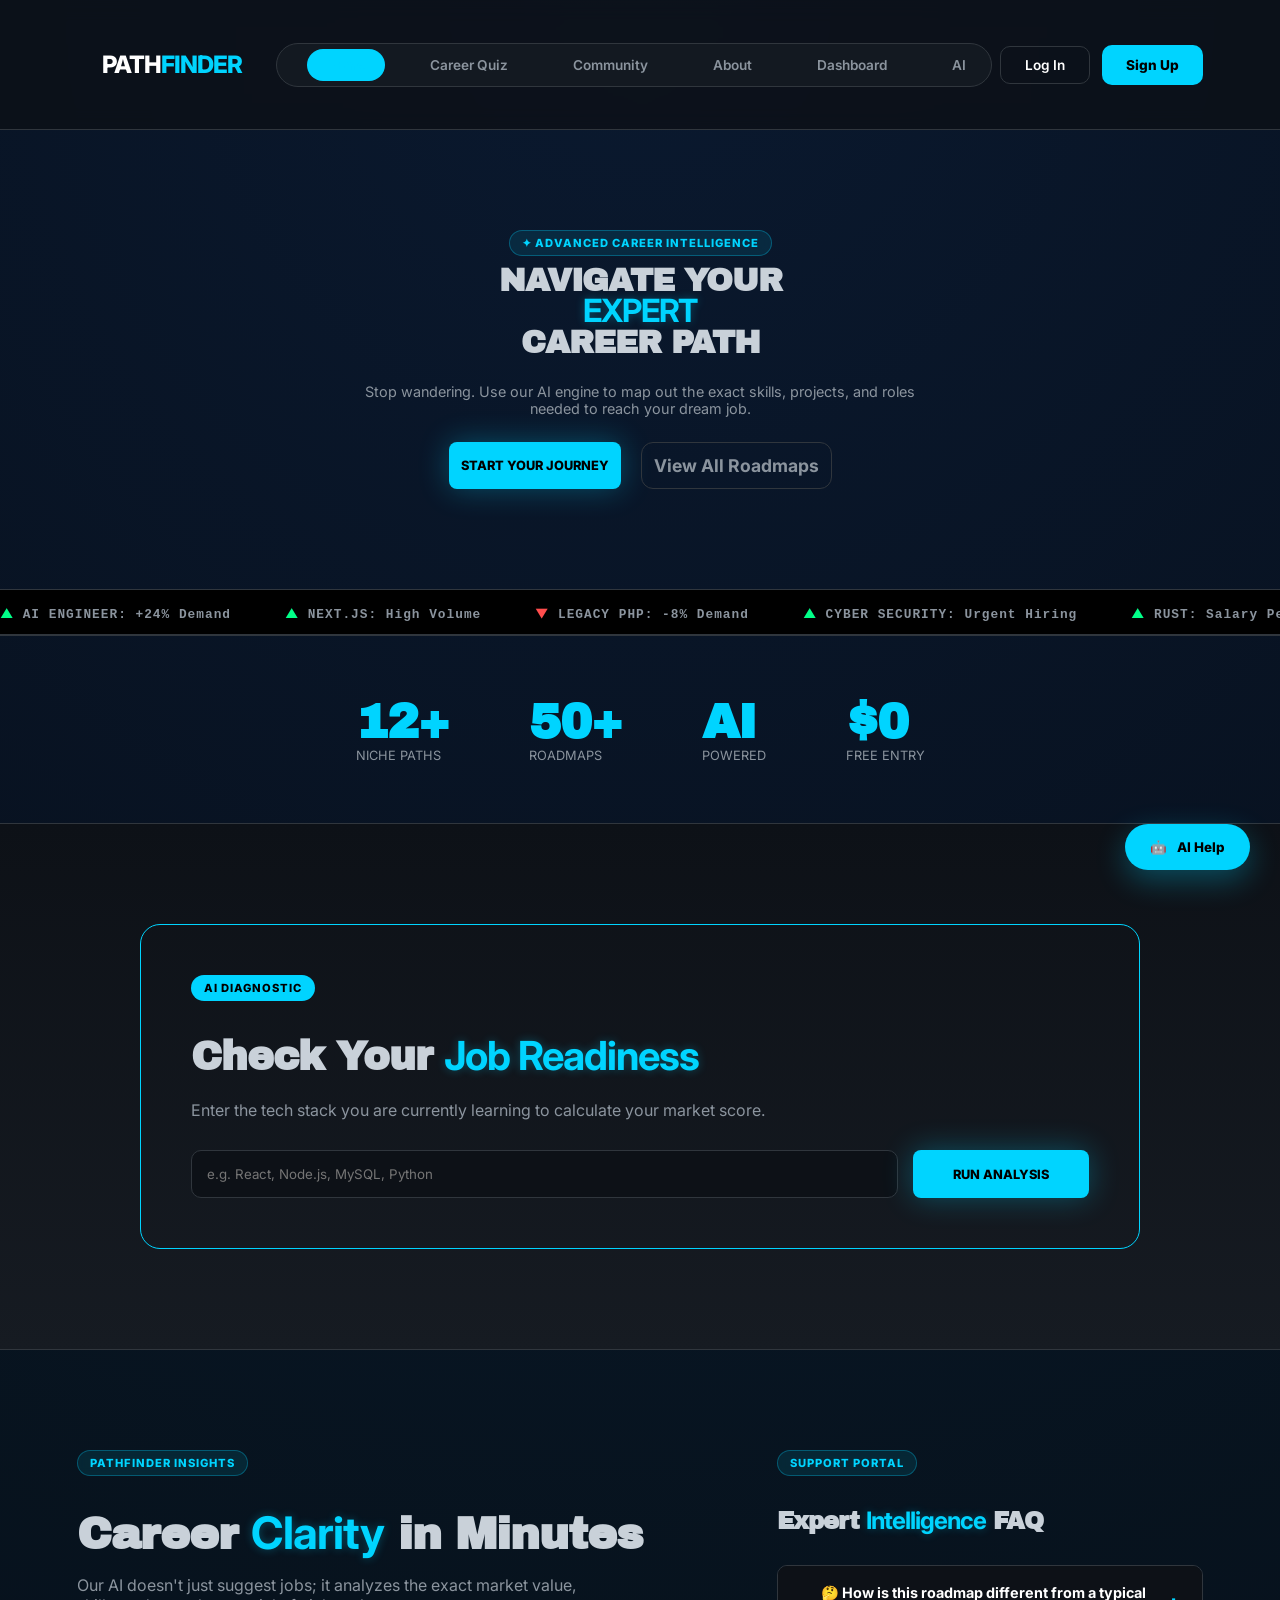
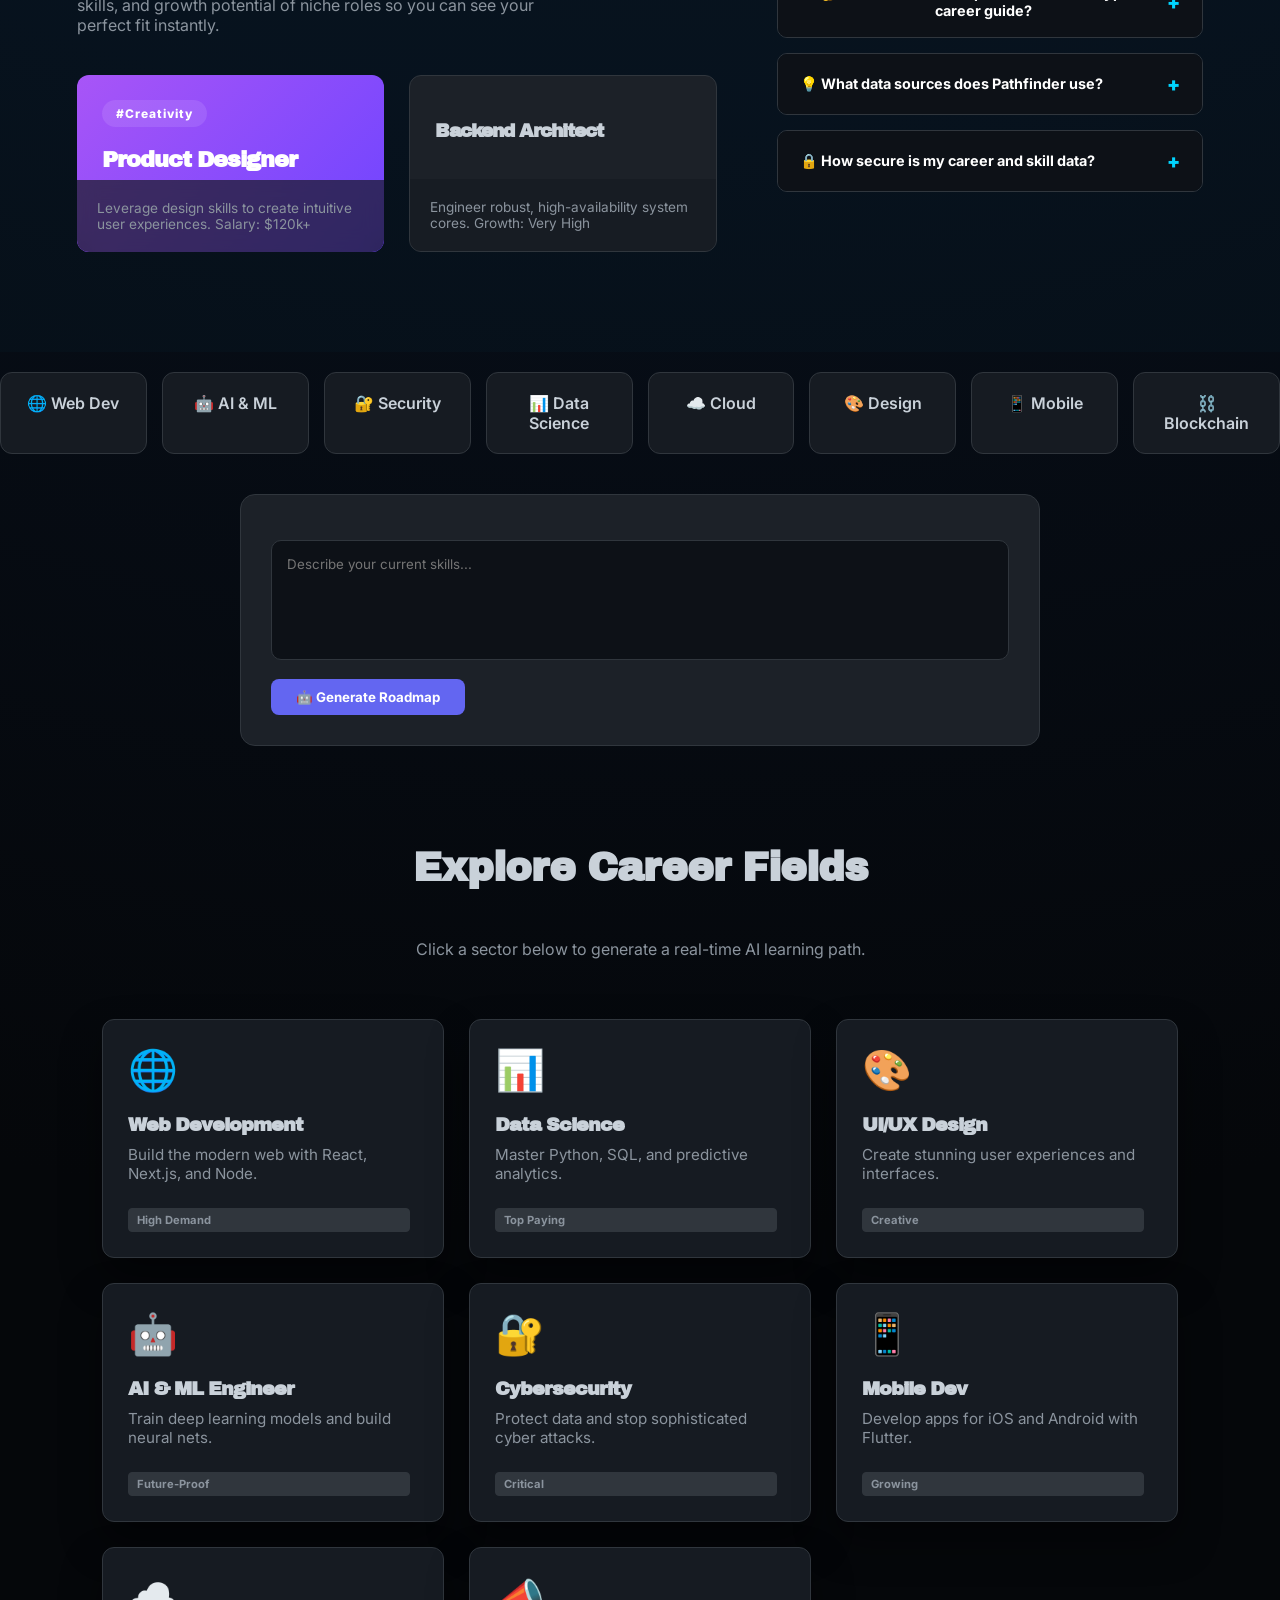
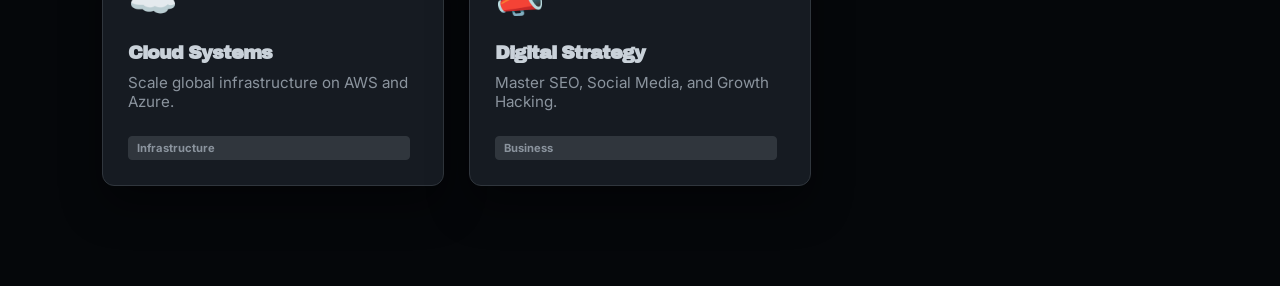
<file: index.html>
<!DOCTYPE html>
<html lang="en">
<head>
    <meta charset="UTF-8">
    <meta name="viewport" content="width=device-width, initial-scale=1.0">
    <title>Pathfinder | AI Career Navigation</title>
    <link rel="stylesheet" href="style.css">
    <link href="https://fonts.googleapis.com/css2?family=Archivo+Black&family=Inter:wght@400;600;800&display=swap" rel="stylesheet">
</head>
<body>

    <header>
        <div class="logo"><a href="index.html" style="text-decoration:none; color:inherit;">PATH<span>FINDER</span></a></div>
        
        <nav>
            <div class="nav-container">
                <a href="index.html" class="nav-link active">Home</a>
                <a href="quiz.html" class="nav-link">Career Quiz</a>
                <a href="community.html" class="nav-link">Community</a>
                <a href="about.html" class="nav-link">About</a>
                <a href="dashboard.html" class="nav-link">Dashboard</a>
                <a href="AI.html" class="nav-link">AI</a>
            </div>
        </nav>

        <div class="header-actions">
            <button class="login-btn" onclick="window.location.href='login.html'">Log In</button>
            <button class="signup-btn" onclick="window.location.href='signup.html'">Sign Up</button>
        </div>
    </header>

    <main>
        <section class="hero">
            <div class="badge">✦ ADVANCED CAREER INTELLIGENCE</div>
            <h1>Navigate Your <br> <span class="cyan-text">Expert</span> <br> Career Path</h1>
            <p class="subtitle">Stop wandering. Use our AI engine to map out the exact skills, projects, and roles needed to reach your dream job.</p>
            
            <div class="hero-btns">
                <button class="cta-button" onclick="window.location.href='login.html'">Start Your Journey</button>
                <button class="secondary-button">View All Roadmaps</button>
            </div>
        </section>
        <div class="terminal-ticker">
    <div class="ticker-wrapper">
        <span class="ticker-item"><span class="trend-up">▲</span> AI ENGINEER: +24% Demand</span>
        <span class="ticker-item"><span class="trend-up">▲</span> NEXT.JS: High Volume</span>
        <span class="ticker-item"><span class="trend-down">▼</span> LEGACY PHP: -8% Demand</span>
        <span class="ticker-item"><span class="trend-up">▲</span> CYBER SECURITY: Urgent Hiring</span>
        <span class="ticker-item"><span class="trend-up">▲</span> RUST: Salary Peak</span>
        <span class="ticker-item"><span class="trend-down">▼</span> MANUAL QA: Shifting to AI-Automation</span>
    </div>
</div>

        <section class="stats">
            <div class="stat-item">
                <h2>12+</h2>
                <p>Niche Paths</p>
            </div>
            <div class="stat-item">
                <h2>50+</h2>
                <p>Roadmaps</p>
            </div>
            <div class="stat-item">
                <h2>AI</h2>
                <p>Powered</p>
            </div>
            <div class="stat-item">
                <h2>$0</h2>
                <p>Free Entry</p>
            </div>
        </section>
        <div id="aiChatbot" class="chatbot-container" style="display:none;">
    <div class="chatbot-header">
        <div style="display: flex; align-items: center; gap: 10px;">
            <div class="status-dot"></div>
            <span>Pathfinder AI Assistant</span>
        </div>
        <button onclick="toggleChat()" style="background:none; border:none; color:white; cursor:pointer; font-size: 1.2rem;">✕</button>
    </div>
    <div id="chatMessages" class="chat-messages">
        <div class="message ai">Hello! I'm the Pathfinder AI. Ready to architect your career? What domain are we exploring today?</div>
    </div>
    <div class="chat-input-area">
        <input type="text" id="userInput" placeholder="Ask about roadmaps, skills, or salary..." onkeypress="handleKeyPress(event)">
        <button onclick="sendMessage()" class="send-btn">🚀</button>
    </div>
</div>

<button class="chatbot-toggle" onclick="toggleChat()">
    <span class="bot-icon">🤖</span>
    <span class="toggle-text">AI Help</span>
</button>
<section class="readiness-section" style="padding: 100px 6%; background: linear-gradient(180deg, #0d1117 0%, #161b22 100%);">
    <div style="max-width: 1000px; margin: 0 auto; border: 1px solid var(--cyan); border-radius: 20px; padding: 50px; position: relative; overflow: hidden;">
        <div class="badge" style="background: var(--cyan); color: #000;">AI DIAGNOSTIC</div>
        <h2 style="font-size: 2.5rem; margin: 20px 0;">Check Your <span class="cyan-text">Job Readiness</span></h2>
        <p style="color: var(--text-dim); margin-bottom: 30px;">Enter the tech stack you are currently learning to calculate your market score.</p>
        
        <div style="display: flex; gap: 15px; flex-wrap: wrap;">
            <input type="text" id="readinessInput" placeholder="e.g. React, Node.js, MySQL, Python" style="flex: 1; min-width: 300px; padding: 15px; border-radius: 10px; border: 1px solid var(--border); background: #0d1117; color: white;">
            <button onclick="calculateReadiness()" class="cta-button" style="padding: 0 40px;">RUN ANALYSIS</button>
        </div>

        <div id="readinessResult" style="display: none; margin-top: 40px; padding-top: 30px; border-top: 1px solid var(--border);">
            <div style="display: flex; justify-content: space-between; align-items: center; margin-bottom: 10px;">
                <span style="font-weight: 800; letter-spacing: 1px;">MARKET FIT SCORE</span>
                <span id="scorePercent" style="color: var(--cyan); font-weight: 900; font-size: 1.5rem;">0%</span>
            </div>
            <div style="height: 10px; width: 100%; background: #333; border-radius: 5px;">
                <div id="scoreBar" style="height: 100%; width: 0%; background: var(--cyan); transition: 1s ease-out; border-radius: 5px;"></div>
            </div>
            <p id="readinessFeedback" style="margin-top: 20px; color: var(--text-dim); font-style: italic;"></p>
        </div>
    </div>
</section>

<section class="clarity-faq-hub" style="padding: 100px 6%; background: rgba(0,212,255,0.02); border-top: 1px solid var(--border); display: grid; grid-template-columns: 1.5fr 1fr; gap: 60px; align-items: start;">
    
    <div class="clarity-column">
        <div class="badge">PATHFINDER INSIGHTS</div>
        <h2 style="font-size: 2.8rem; margin: 20px 0 15px;">Career <span class="cyan-text">Clarity</span> in Minutes</h2>
        <p style="color: var(--text-dim); margin-bottom: 40px; max-width: 500px;">Our AI doesn't just suggest jobs; it analyzes the exact market value, skills, and growth potential of niche roles so you can see your perfect fit instantly.</p>
        
        <div class="clarity-grid" style="display: grid; grid-template-columns: 1fr 1fr; gap: 25px;">
            <div class="clarity-card" style="border-radius: 12px; overflow: hidden; position: relative;">
                <div style="background: linear-gradient(135deg, #a855f7, #6e44ff); padding: 25px 25px 80px;">
                    <div class="tag-badge" style="background: rgba(255,255,255,0.1); color: white;">#Creativity</div>
                    <h3 style="color: white; font-size: 1.4rem; margin-top: 20px;">Product Designer</h3>
                </div>
                <div style="padding: 20px; background: rgba(22,27,34,0.7); backdrop-filter: blur(10px); position: absolute; bottom: 0; width: 100%;">
                    <p style="color: var(--text-dim); font-size: 0.85rem;">Leverage design skills to create intuitive user experiences. Salary: $120k+</p>
                </div>
            </div>
            <div class="clarity-card" style="border-radius: 12px; overflow: hidden; position: relative; background: #1c2128; border: 1px solid var(--border);">
                 <div style="padding: 25px 25px 80px;">
                    <h3 style="margin-top: 20px;">Backend Architect</h3>
                 </div>
                <div style="padding: 20px; background: rgba(22,27,34,0.7); position: absolute; bottom: 0; width: 100%;">
                    <p style="color: var(--text-dim); font-size: 0.85rem;">Engineer robust, high-availability system cores. Growth: Very High</p>
                </div>
            </div>
        </div>
    </div>

    <div class="faq-column">
        <div class="badge">SUPPORT PORTAL</div>
        <h2 style="margin: 20px 0;">Expert <span class="cyan-text">Intelligence</span> FAQ</h2>
        
        <div class="accordion">
            <div class="accordion-item">
                <button class="accordion-header">
                    <span>🤔 How is this roadmap different from a typical career guide?</span>
                    <span class="icon">+</span>
                </button>
                <div class="accordion-content">
                    <p>Our Neural Engine analyzes live market data, demand, and skill dependencies. It doesn't just list jobs; it builds a sequential learning path optimized for job readiness in 2026.</p>
                </div>
            </div>
            <div class="accordion-item">
                <button class="accordion-header">
                    <span>💡 What data sources does Pathfinder use?</span>
                    <span class="icon">+</span>
                </button>
                <div class="accordion-content">
                    <p>We connect to millions of anonymized job postings, open-source technology repositories, salary reports, and skill adjacency maps to ensure our insights are statistically sound and real-time.</p>
                </div>
            </div>
            <div class="accordion-item">
                <button class="accordion-header">
                    <span>🔒 How secure is my career and skill data?</span>
                    <span class="icon">+</span>
                </button>
                <div class="accordion-content">
                    <p>We prioritize security. Your specific choices and diagnostic inputs are siloed in your local environment and only transmitted securely to the backend when you actively choose to generate or save a roadmap.</p>
                </div>
            </div>
        </div>
    </div>
</section>
<div class="domain-grid">
    <div class="domain-card" onclick="selectDomain('Web Dev')">🌐 Web Dev</div>
    <div class="domain-card" onclick="selectDomain('AI & ML')">🤖 AI & ML</div>
    <div class="domain-card" onclick="selectDomain('Security')">🔐 Security</div>
    <div class="domain-card" onclick="selectDomain('Data Science')">📊 Data Science</div>
    <div class="domain-card" onclick="selectDomain('Cloud')">☁️ Cloud</div>
    <div class="domain-card" onclick="selectDomain('Design')">🎨 Design</div>
    <div class="domain-card" onclick="selectDomain('Mobile')">📱 Mobile</div>
    <div class="domain-card" onclick="selectDomain('Blockchain')">⛓️ Blockchain</div>
</div>

<div class="generator-box">
    <textarea id="userSkillInput" placeholder="Describe your current skills..."></textarea>
    <button class="purple-gen-btn" onclick="generateSpecificRoadmap()">🤖 Generate Roadmap</button>
</div>

<div id="roadmapResult" class="roadmap-container" style="display: none;">
    <div class="result-header">
        <h2 id="resTitle"></h2>
        <div class="demand-meter">
            <span>Market Demand:</span>
            <div class="meter-bar"><div id="meterFill"></div></div>
        </div>
    </div>
    <div id="resBody" class="roadmap-steps"></div>
</div>



        <section class="explore">
            <h2 class="section-title">Explore Career Fields</h2>
            <p class="section-desc">Click a sector below to generate a real-time AI learning path.</p>
            
            <div class="grid">
                <div class="card">
                    <div class="icon">🌐</div>
                    <h3>Web Development</h3>
                    <p>Build the modern web with React, Next.js, and Node.</p>
                    <span class="tag">High Demand</span>
                </div>
                <div class="card">
                    <div class="icon">📊</div>
                    <h3>Data Science</h3>
                    <p>Master Python, SQL, and predictive analytics.</p>
                    <span class="tag">Top Paying</span>
                </div>
                <div class="card">
                    <div class="icon">🎨</div>
                    <h3>UI/UX Design</h3>
                    <p>Create stunning user experiences and interfaces.</p>
                    <span class="tag">Creative</span>
                </div>
                <div class="card">
                    <div class="icon">🤖</div>
                    <h3>AI & ML Engineer</h3>
                    <p>Train deep learning models and build neural nets.</p>
                    <span class="tag">Future-Proof</span>
                </div>
                <div class="card">
                    <div class="icon">🔐</div>
                    <h3>Cybersecurity</h3>
                    <p>Protect data and stop sophisticated cyber attacks.</p>
                    <span class="tag">Critical</span>
                </div>
                <div class="card">
                    <div class="icon">📱</div>
                    <h3>Mobile Dev</h3>
                    <p>Develop apps for iOS and Android with Flutter.</p>
                    <span class="tag">Growing</span>
                </div>
                <div class="card">
                    <div class="icon">☁️</div>
                    <h3>Cloud Systems</h3>
                    <p>Scale global infrastructure on AWS and Azure.</p>
                    <span class="tag">Infrastructure</span>
                </div>
                <div class="card">
                    <div class="icon">📣</div>
                    <h3>Digital Strategy</h3>
                    <p>Master SEO, Social Media, and Growth Hacking.</p>
                    <span class="tag">Business</span>
                </div>
            </div>
        </section>
    </main>


    <script type="module" src="script.js"></script>



</body>
</html>
</file>
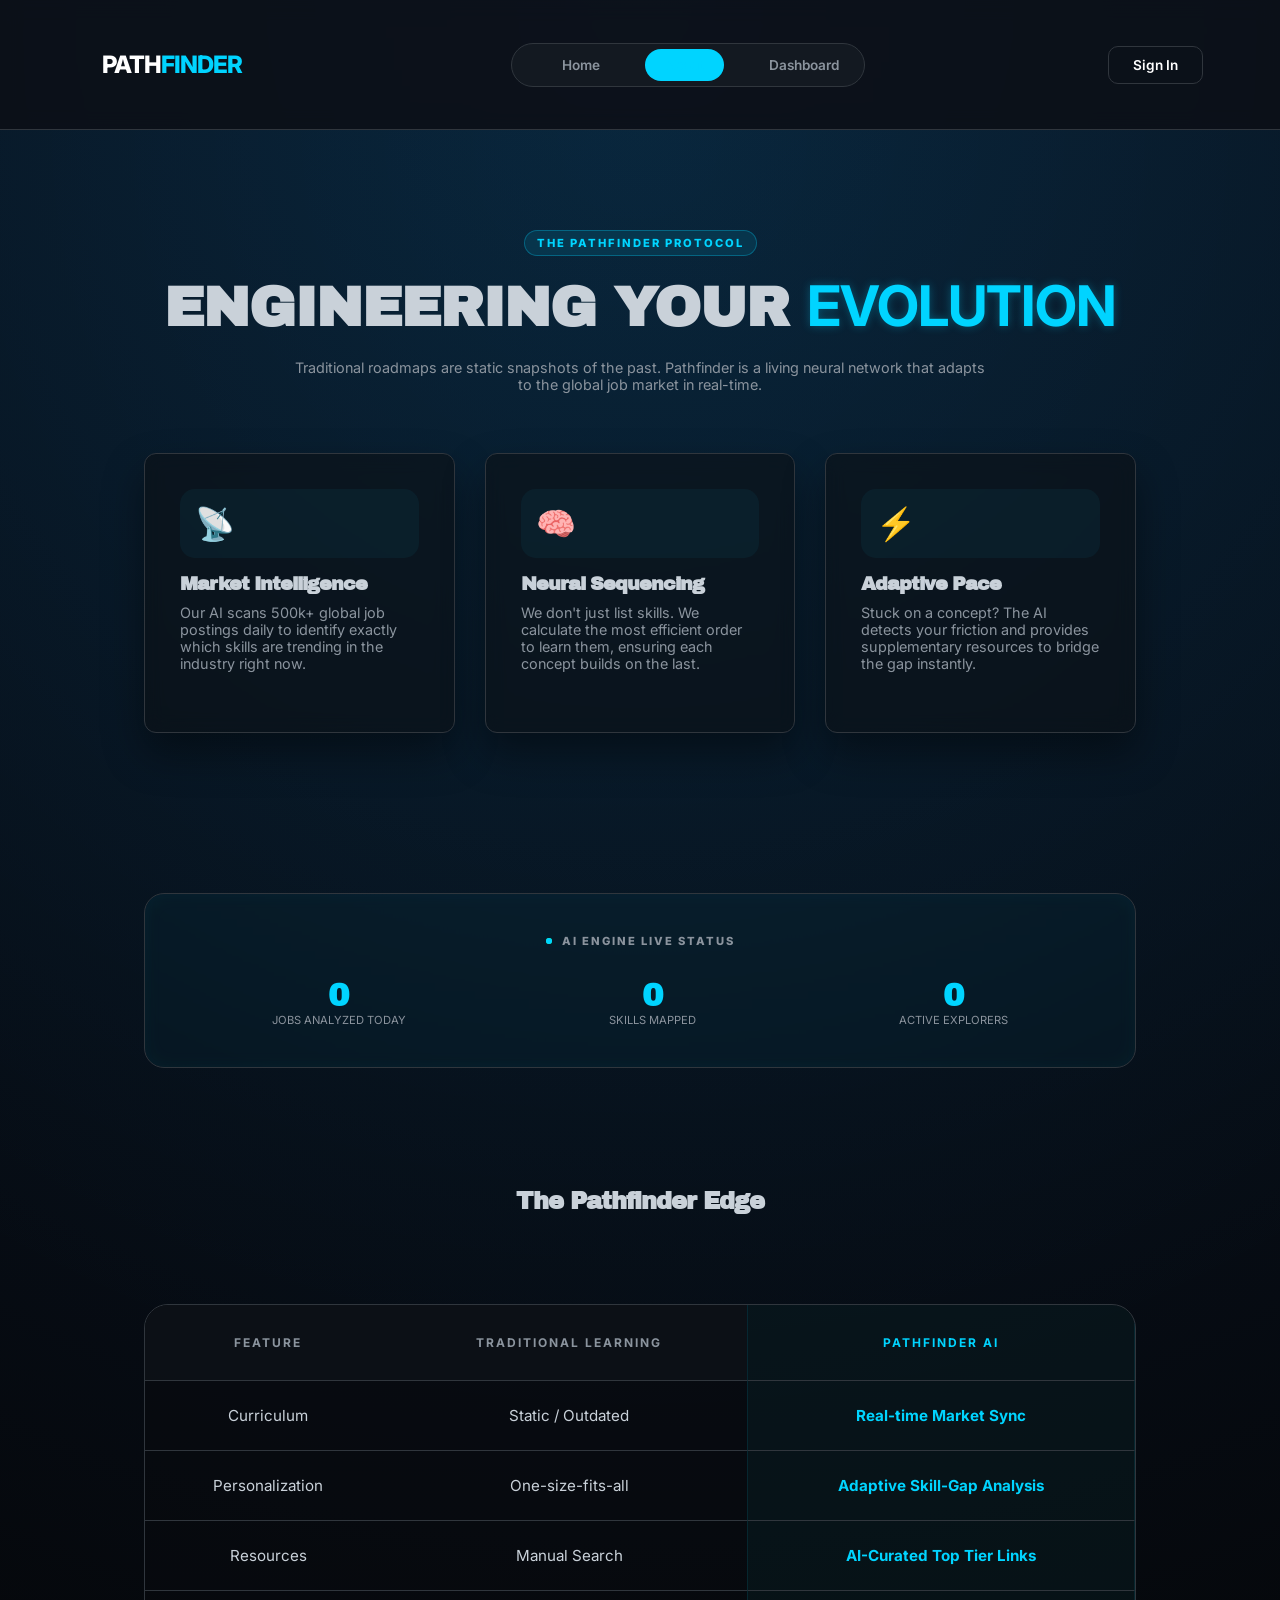
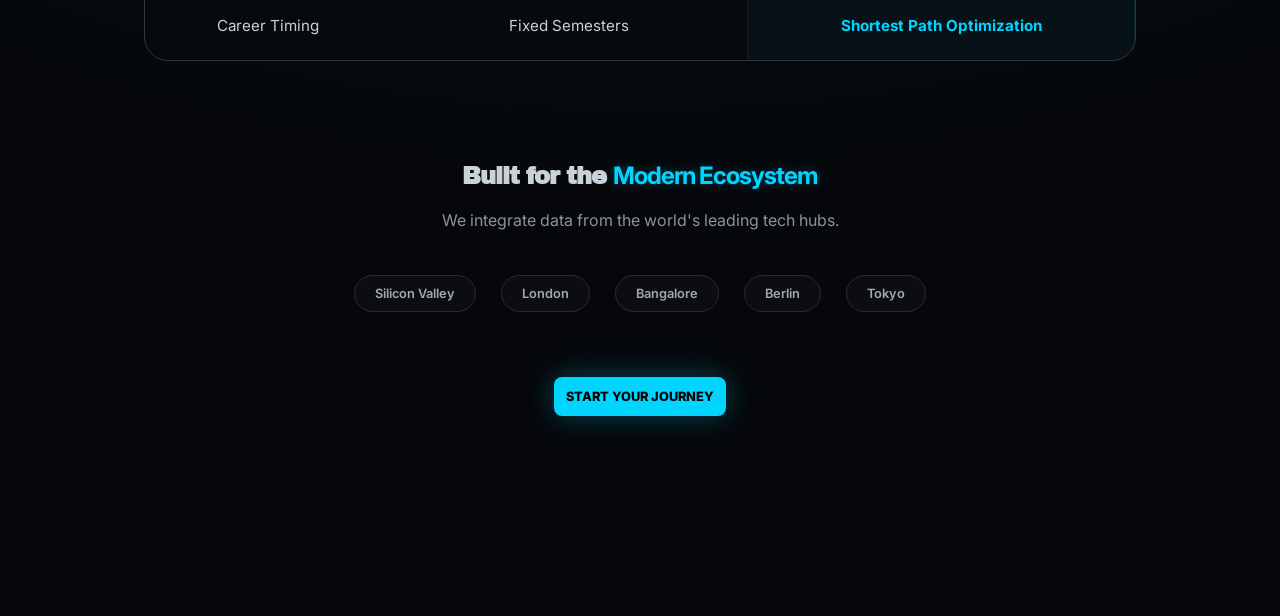
<file: about.html>
<!DOCTYPE html>
<html lang="en">
<head>
    <meta charset="UTF-8">
    <meta name="viewport" content="width=device-width, initial-scale=1.0">
    <title>Pathfinder | Our Mission</title>
    <link rel="stylesheet" href="style.css">
    <link href="https://fonts.googleapis.com/css2?family=Archivo+Black&family=Inter:wght@400;600;800&display=swap" rel="stylesheet">
</head>
<body>

    <header>
        <div class="logo"><a href="index.html" style="text-decoration:none; color:inherit;">PATH<span>FINDER</span></a></div>
        <nav class="nav-container">
            <a href="index.html" class="nav-link">Home</a>
            <a href="about.html" class="nav-link active">About</a>
            <a href="dashboard.html" class="nav-link">Dashboard</a>
        </nav>
        <button class="login-btn" onclick="window.location.href='login.html'">Sign In</button>
    </header>

    <main class="hero about-hero" style="padding-top: 100px; text-align: center;">
        <div class="badge" style="letter-spacing: 2px; font-size: 0.7rem; font-weight: 800; color: var(--cyan); margin-bottom: 20px;">THE PATHFINDER PROTOCOL</div>
        <h1 style="font-size: 3.5rem; line-height: 1.1; margin-bottom: 20px;">Engineering Your <span class="cyan-text">Evolution</span></h1>
        <p class="subtitle" style="max-width: 700px; margin: 0 auto 60px; color: var(--text-dim);">Traditional roadmaps are static snapshots of the past. Pathfinder is a living neural network that adapts to the global job market in real-time.</p>
        
        <div class="about-grid" style="display: grid; grid-template-columns: repeat(auto-fit, minmax(300px, 1fr)); gap: 30px; padding: 0 10%;">
            <div class="card">
                <div class="icon" style="font-size: 2rem; margin-bottom: 15px;">📡</div>
                <h3>Market Intelligence</h3>
                <p style="color: var(--text-dim); font-size: 0.9rem;">Our AI scans 500k+ global job postings daily to identify exactly which skills are trending in the industry right now.</p>
            </div>
            <div class="card">
                <div class="icon" style="font-size: 2rem; margin-bottom: 15px;">🧠</div>
                <h3>Neural Sequencing</h3>
                <p style="color: var(--text-dim); font-size: 0.9rem;">We don't just list skills. We calculate the most efficient order to learn them, ensuring each concept builds on the last.</p>
            </div>
            <div class="card">
                <div class="icon" style="font-size: 2rem; margin-bottom: 15px;">⚡</div>
                <h3>Adaptive Pace</h3>
                <p style="color: var(--text-dim); font-size: 0.9rem;">Stuck on a concept? The AI detects your friction and provides supplementary resources to bridge the gap instantly.</p>
            </div>
        </div>

        <section class="live-status" style="padding: 80px 10%;">
            <div class="status-container" style="background: rgba(0, 212, 255, 0.03); border: 1px solid var(--border); border-radius: 20px; padding: 40px; backdrop-filter: blur(5px);">
                <div class="status-header" style="display: flex; align-items: center; justify-content: center; gap: 10px; margin-bottom: 30px;">
                    <span class="pulse-icon"></span>
                    <span style="font-size: 0.7rem; font-weight: 800; letter-spacing: 2px; color: var(--text-dim);">AI ENGINE LIVE STATUS</span>
                </div>
                <div class="status-stats" style="display: flex; justify-content: space-around; flex-wrap: wrap; gap: 30px;">
                    <div class="stat">
                        <h4 id="jobsAnalyzed" style="font-family: 'Archivo Black'; font-size: 2rem; color: var(--cyan);">0</h4>
                        <p style="font-size: 0.7rem; color: var(--text-dim); text-transform: uppercase;">Jobs Analyzed Today</p>
                    </div>
                    <div class="stat">
                        <h4 id="skillsMapped" style="font-family: 'Archivo Black'; font-size: 2rem; color: var(--cyan);">0</h4>
                        <p style="font-size: 0.7rem; color: var(--text-dim); text-transform: uppercase;">Skills Mapped</p>
                    </div>
                    <div class="stat">
                        <h4 id="usersActive" style="font-family: 'Archivo Black'; font-size: 2rem; color: var(--cyan);">0</h4>
                        <p style="font-size: 0.7rem; color: var(--text-dim); text-transform: uppercase;">Active Explorers</p>
                    </div>
                </div>
            </div>
        </section>

        <section class="comparison-section" style="padding: 40px 10% 100px;">
            <h2 style="margin-bottom: 40px;">The Pathfinder Edge</h2>
            <div style="overflow-x: auto;">
                <table class="comparison-table">
                    <thead>
                        <tr>
                            <th>Feature</th>
                            <th>Traditional Learning</th>
                            <th class="highlight">Pathfinder AI</th>
                        </tr>
                    </thead>
                    <tbody>
                        <tr>
                            <td>Curriculum</td>
                            <td>Static / Outdated</td>
                            <td class="highlight">Real-time Market Sync</td>
                        </tr>
                        <tr>
                            <td>Personalization</td>
                            <td>One-size-fits-all</td>
                            <td class="highlight">Adaptive Skill-Gap Analysis</td>
                        </tr>
                        <tr>
                            <td>Resources</td>
                            <td>Manual Search</td>
                            <td class="highlight">AI-Curated Top Tier Links</td>
                        </tr>
                        <tr>
                            <td>Career Timing</td>
                            <td>Fixed Semesters</td>
                            <td class="highlight">Shortest Path Optimization</td>
                        </tr>
                    </tbody>
                </table>
            </div>
        </section>

        <section class="ecosystem" style="padding-bottom: 100px;">
            <h2 style="margin-bottom: 20px;">Built for the <span class="cyan-text">Modern Ecosystem</span></h2>
            <p style="color: var(--text-dim); margin-bottom: 40px;">We integrate data from the world's leading tech hubs.</p>
            <div class="logo-cloud">
                <span class="tech-tag" style="padding: 10px 20px; background: var(--glass); border: 1px solid var(--border); border-radius: 50px; margin: 5px; display: inline-block; font-size: 0.8rem; font-weight: 600;">Silicon Valley</span>
                <span class="tech-tag" style="padding: 10px 20px; background: var(--glass); border: 1px solid var(--border); border-radius: 50px; margin: 5px; display: inline-block; font-size: 0.8rem; font-weight: 600;">London</span>
                <span class="tech-tag" style="padding: 10px 20px; background: var(--glass); border: 1px solid var(--border); border-radius: 50px; margin: 5px; display: inline-block; font-size: 0.8rem; font-weight: 600;">Bangalore</span>
                <span class="tech-tag" style="padding: 10px 20px; background: var(--glass); border: 1px solid var(--border); border-radius: 50px; margin: 5px; display: inline-block; font-size: 0.8rem; font-weight: 600;">Berlin</span>
                <span class="tech-tag" style="padding: 10px 20px; background: var(--glass); border: 1px solid var(--border); border-radius: 50px; margin: 5px; display: inline-block; font-size: 0.8rem; font-weight: 600;">Tokyo</span>
            </div>
            <button class="cta-button" style="margin-top: 60px;" onclick="window.location.href='signup.html'">Start Your Journey</button>
        </section>
    </main>

    <script src="script.js"></script>
</body>
</html>
</file>
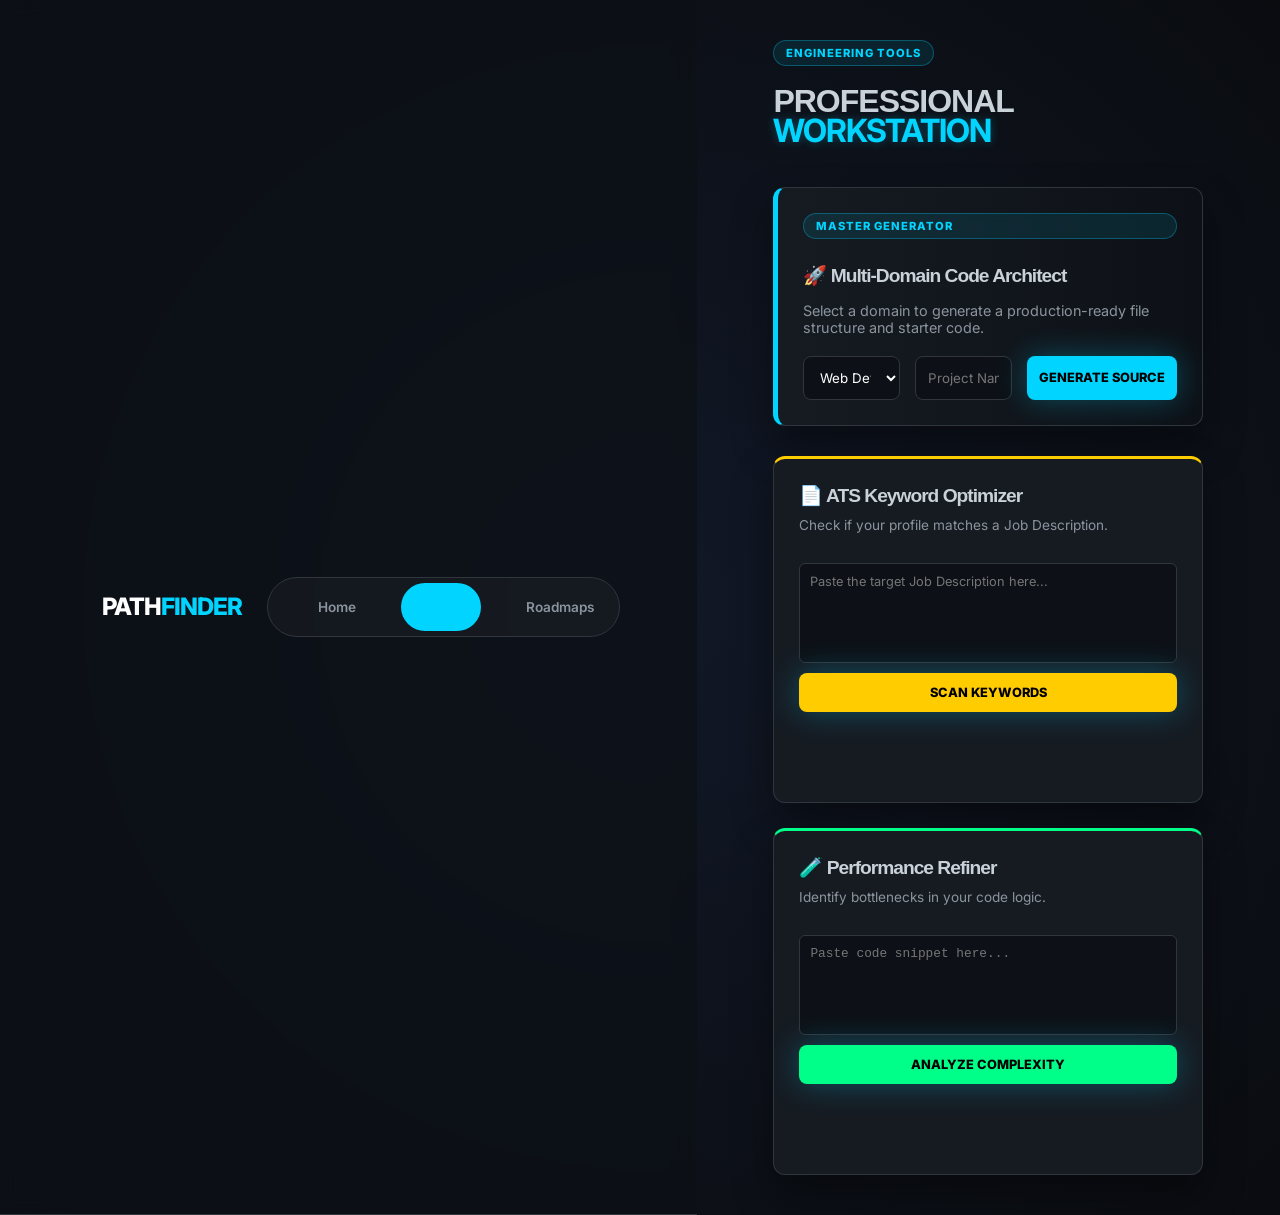
<file: AI.html>
<!DOCTYPE html>
<html lang="en">
<head>
    <meta charset="UTF-8">
    <meta name="viewport" content="width=device-width, initial-scale=1.0">
    <title>Pathfinder | AI Developer Suite</title>
    <link rel="stylesheet" href="style.css">
    <link href="https://fonts.googleapis.com/css2?family=Inter:wght@400;600;800&display=swap" rel="stylesheet">
</head>
<body class="dashboard-body">

    <header>
        <div class="logo"><a href="index.html" style="text-decoration:none; color:inherit;">PATH<span>FINDER</span></a></div>
        <nav class="nav-container">
            <a href="index.html" class="nav-link">Home</a>
            <a href="ai.html" class="nav-link active">Utility Hub</a>
            <a href="quiz.html" class="nav-link">Roadmaps</a>
        </nav>
    </header>

    <main style="padding: 40px 6%;">
        <div class="badge">ENGINEERING TOOLS</div>
        <h1 style="margin: 10px 0 40px;">Professional <span class="cyan-text">Workstation</span></h1>
        <section class="card" style="margin-bottom: 30px; border-left: 5px solid var(--cyan); background: linear-gradient(90deg, #161b22, #0d1117);">
    <div class="badge">MASTER GENERATOR</div>
    <h3 style="margin: 15px 0;">🚀 Multi-Domain Code Architect</h3>
    <p style="color: var(--text-dim); font-size: 0.9rem; margin-bottom: 20px;">Select a domain to generate a production-ready file structure and starter code.</p>
    
    <div style="display: grid; grid-template-columns: 1fr 1fr auto; gap: 15px;">
        <select id="domainSelect" style="padding: 12px; background: #0d1117; color: white; border: 1px solid var(--border); border-radius: 8px;">
            <option value="web">Web Development (Frontend)</option>
            <option value="backend">Backend Systems (Node/Python)</option>
            <option value="aiml">AI & Machine Learning</option>
            <option value="data">Data Science & Analytics</option>
            <option value="mobile">Mobile App Dev (React Native)</option>
            <option value="cyber">Cybersecurity (Scripts)</option>
            <option value="cloud">Cloud Infrastructure (Terraform)</option>
            <option value="game">Game Development (C#)</option>
        </select>
        <input type="text" id="projectTitle" placeholder="Project Name (e.g. My-AI-App)" style="margin-bottom: 0;">
        <button onclick="generateDomainCode()" class="cta-button">GENERATE SOURCE</button>
    </div>

    <div id="codeGeneratorOutput" style="margin-top: 25px; display: none;">
        <div style="background: #000; padding: 20px; border-radius: 8px; border: 1px solid #333;">
            <pre id="codeDisplay" style="color: #00ff88; font-family: monospace; font-size: 0.85rem; overflow-x: auto; white-space: pre-wrap;"></pre>
        </div>
    </div>
</section>

        <div class="ai-grid" style="display: grid; grid-template-columns: repeat(auto-fit, minmax(400px, 1fr)); gap: 25px;">
            
            

            <section class="card" style="padding: 25px; border-top: 3px solid #ffcc00;">
                <h3>📄 ATS Keyword Optimizer</h3>
                <p style="font-size: 0.85rem; color: var(--text-dim); margin-bottom: 15px;">Check if your profile matches a Job Description.</p>
                <textarea id="jobDesc" placeholder="Paste the target Job Description here..." style="width: 100%; height: 100px; background: #0d1117; border: 1px solid var(--border); color: white; padding: 10px; border-radius: 6px; margin-bottom: 10px; font-size: 0.8rem;"></textarea>
                <button onclick="checkATS()" class="cta-button" style="width: 100%; background: #ffcc00; color: #000;">SCAN KEYWORDS</button>
                <div id="atsOutput" style="margin-top: 15px;"></div>
            </section>

            <section class="card" style="padding: 25px; border-top: 3px solid #00ff88;">
                <h3>🧪 Performance Refiner</h3>
                <p style="font-size: 0.85rem; color: var(--text-dim); margin-bottom: 15px;">Identify bottlenecks in your code logic.</p>
                <textarea id="codeInput" placeholder="Paste code snippet here..." style="width: 100%; height: 100px; background: #0d1117; border: 1px solid var(--border); color: white; padding: 10px; border-radius: 6px; margin-bottom: 10px; font-family: monospace; font-size: 0.8rem;"></textarea>
                <button onclick="refineLogic()" class="cta-button" style="width: 100%; background: #00ff88; color: #000;">ANALYZE COMPLEXITY</button>
                <div id="logicOutput" style="margin-top: 15px;"></div>
            </section>

        </div>
    </main>

    <script src="script.js"></script>
</body>
</html>
</file>
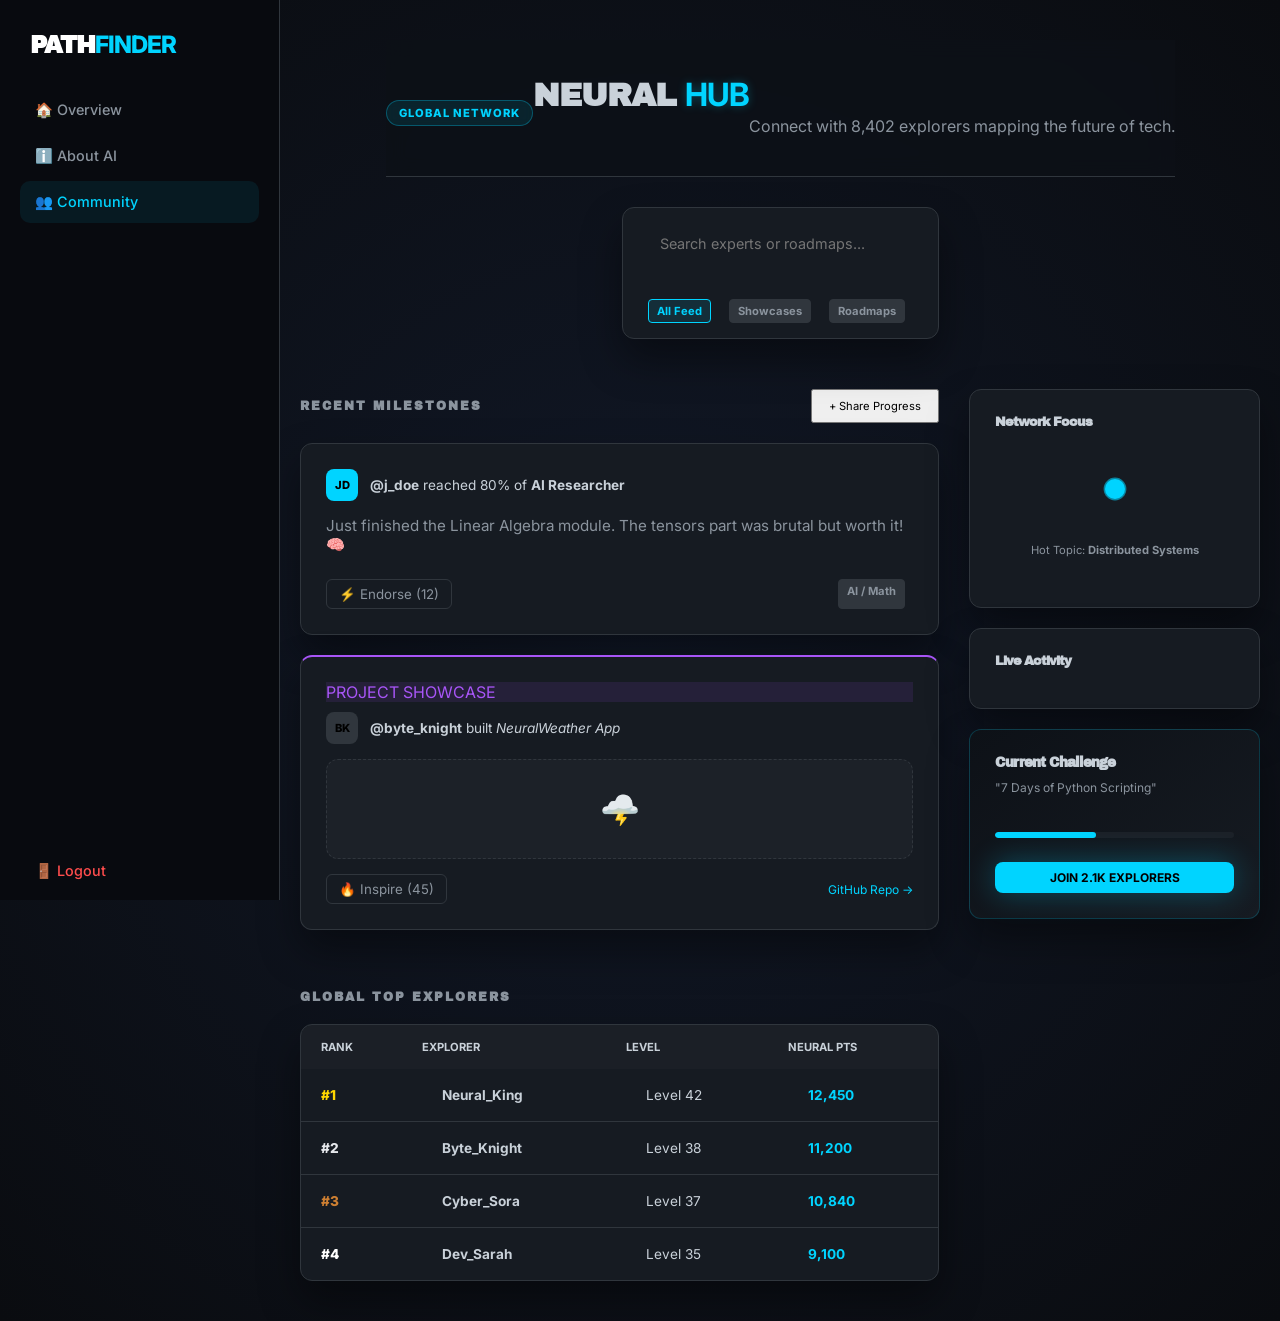
<file: community.html>
<!DOCTYPE html>
<html lang="en">
<head>
    <meta charset="UTF-8">
    <meta name="viewport" content="width=device-width, initial-scale=1.0">
    <title>Pathfinder | Community Network</title>
    <link rel="stylesheet" href="style.css">
    <link href="https://fonts.googleapis.com/css2?family=Archivo+Black&family=Inter:wght@400;600;800&display=swap" rel="stylesheet">
</head>
<body class="dashboard-body">

    <aside class="sidebar">
        <div class="logo" style="padding: 30px;">PATH<span>FINDER</span></div>
        <nav class="sidebar-nav" style="padding: 0 20px;">
            <a href="dashboard.html" class="nav-item">🏠 Overview</a>
            <a href="about.html" class="nav-item">ℹ️ About AI</a>
            <a href="community.html" class="nav-item active">👥 Community</a>
            <div style="margin-top: auto; padding-bottom: 20px;">
                <a href="index.html" class="nav-item logout" style="color: #ff4d4d;">🚪 Logout</a>
            </div>
        </nav>
    </aside>

    <main class="main-content">
        <header class="dash-header" style="padding: 40px 0;">
            <div class="badge">GLOBAL NETWORK</div>
            <h1>Neural <span class="cyan-text">Hub</span></h1>
            <p>Connect with 8,402 explorers mapping the future of tech.</p>
        </header>

        <div class="filter-bar card" style="display: flex; gap: 20px; align-items: center; margin-bottom: 30px; padding: 15px 25px;">
            <input type="text" placeholder="Search experts or roadmaps..." style="flex: 1; background: transparent; border: none; color: white; outline: none; font-size: 0.9rem;">
            <div class="filter-chips" style="display: flex; gap: 10px;">
                <span class="tag active">All Feed</span>
                <span class="tag">Showcases</span>
                <span class="tag">Roadmaps</span>
            </div>
        </div>

        <div class="community-layout" style="display: grid; grid-template-columns: 2.2fr 1fr; gap: 30px;">
            
            <section class="feed-section">
                <div class="section-header" style="margin-bottom: 20px; display: flex; justify-content: space-between; align-items: center;">
                    <h3 style="text-transform: uppercase; font-size: 0.75rem; letter-spacing: 2px; color: var(--text-dim);">Recent Milestones</h3>
                    <button class="action-btn" style="font-size: 0.7rem; padding: 8px 16px;">+ Share Progress</button>
                </div>

                <div class="community-grid" id="communityFeed">
                    <div class="card community-card">
                        <div class="user-meta">
                            <div class="user-avatar small" style="background: var(--cyan); color: black;">JD</div>
                            <span><strong>@j_doe</strong> reached 80% of <strong>AI Researcher</strong></span>
                        </div>
                        <p class="post-content">Just finished the Linear Algebra module. The tensors part was brutal but worth it! 🧠</p>
                        <div class="post-footer" style="display: flex; justify-content: space-between;">
                            <button class="endorse-btn">⚡ Endorse (12)</button>
                            <span class="tag">AI / Math</span>
                        </div>
                    </div>

                    <div class="card community-card showcase-card" style="border-top: 2px solid #a855f7;">
                        <div class="badge-small" style="background: rgba(168, 85, 247, 0.1); color: #a855f7; margin-bottom: 10px;">PROJECT SHOWCASE</div>
                        <div class="user-meta">
                            <div class="user-avatar small">BK</div>
                            <span><strong>@byte_knight</strong> built <em>NeuralWeather App</em></span>
                        </div>
                        <div class="project-preview" style="height: 100px; background: #1c2128; border-radius: 12px; margin: 15px 0; display: flex; align-items: center; justify-content: center; font-size: 2rem; border: 1px dashed #30363d;">🌩️</div>
                        <div class="post-footer" style="display: flex; justify-content: space-between; align-items: center;">
                            <button class="endorse-btn">🔥 Inspire (45)</button>
                            <a href="#" style="color: var(--cyan); font-size: 0.75rem; text-decoration: none;">GitHub Repo →</a>
                        </div>
                    </div>
                </div>

                <section class="leaderboard-section" style="margin-top: 60px;">
                    <h3 style="text-transform: uppercase; font-size: 0.75rem; letter-spacing: 2px; color: var(--text-dim); margin-bottom: 20px;">Global Top Explorers</h3>
                    <div class="card" style="padding: 0; overflow: hidden;">
                        <table class="leaderboard-table" style="width: 100%; border-collapse: collapse;">
                            <thead>
                                <tr style="background: rgba(255,255,255,0.02); text-align: left; font-size: 0.7rem;">
                                    <th style="padding: 15px 20px;">RANK</th>
                                    <th>EXPLORER</th>
                                    <th>LEVEL</th>
                                    <th style="padding-right: 20px;">NEURAL PTS</th>
                                </tr>
                            </thead>
                            <tbody id="leaderboardBody">
                                </tbody>
                        </table>
                    </div>
                </section>
            </section>

            <aside class="community-sidebar">
                <div class="card" style="margin-bottom: 20px; text-align: center;">
                    <h3 style="font-size: 0.8rem; margin-bottom: 20px;">Network Focus</h3>
                    <div class="neural-pulse">
                        <svg width="80" height="80">
                            <circle cx="40" cy="40" r="10" fill="var(--cyan)">
                                <animate attributeName="r" from="10" to="35" dur="1.5s" repeatCount="indefinite" />
                                <animate attributeName="opacity" from="0.6" to="0" dur="1.5s" repeatCount="indefinite" />
                            </circle>
                            <circle cx="40" cy="40" r="10" fill="var(--cyan)" />
                        </svg>
                    </div>
                    <p style="font-size: 0.7rem; color: var(--text-dim); margin-top: 10px;">Hot Topic: <strong>Distributed Systems</strong></p>
                </div>

                <div class="card" style="margin-bottom: 20px;">
                    <h3 style="font-size: 0.8rem; margin-bottom: 15px;">Live Activity</h3>
                    <div id="liveActivityList" class="activity-feed">
                        </div>
                </div>

                <div class="card challenge-card" style="background: linear-gradient(145deg, #0d1117, #161b22); border: 1px solid rgba(0, 212, 255, 0.2);">
                    <h3 style="font-size: 0.85rem; margin-bottom: 10px;">Current Challenge</h3>
                    <p style="font-size: 0.75rem; color: var(--text-dim);">"7 Days of Python Scripting"</p>
                    <div class="progress-bar" style="height: 6px; background: #1c2128; border-radius: 10px; margin: 12px 0;">
                        <div style="width: 42%; background: var(--cyan); height: 100%; border-radius: 10px;"></div>
                    </div>
                    <button class="cta-button small" style="width: 100%; font-size: 0.75rem;">Join 2.1k Explorers</button>
                </div>
            </aside>
        </div>
    </main>

    <script src="script.js"></script>
</body>
</html>
</file>
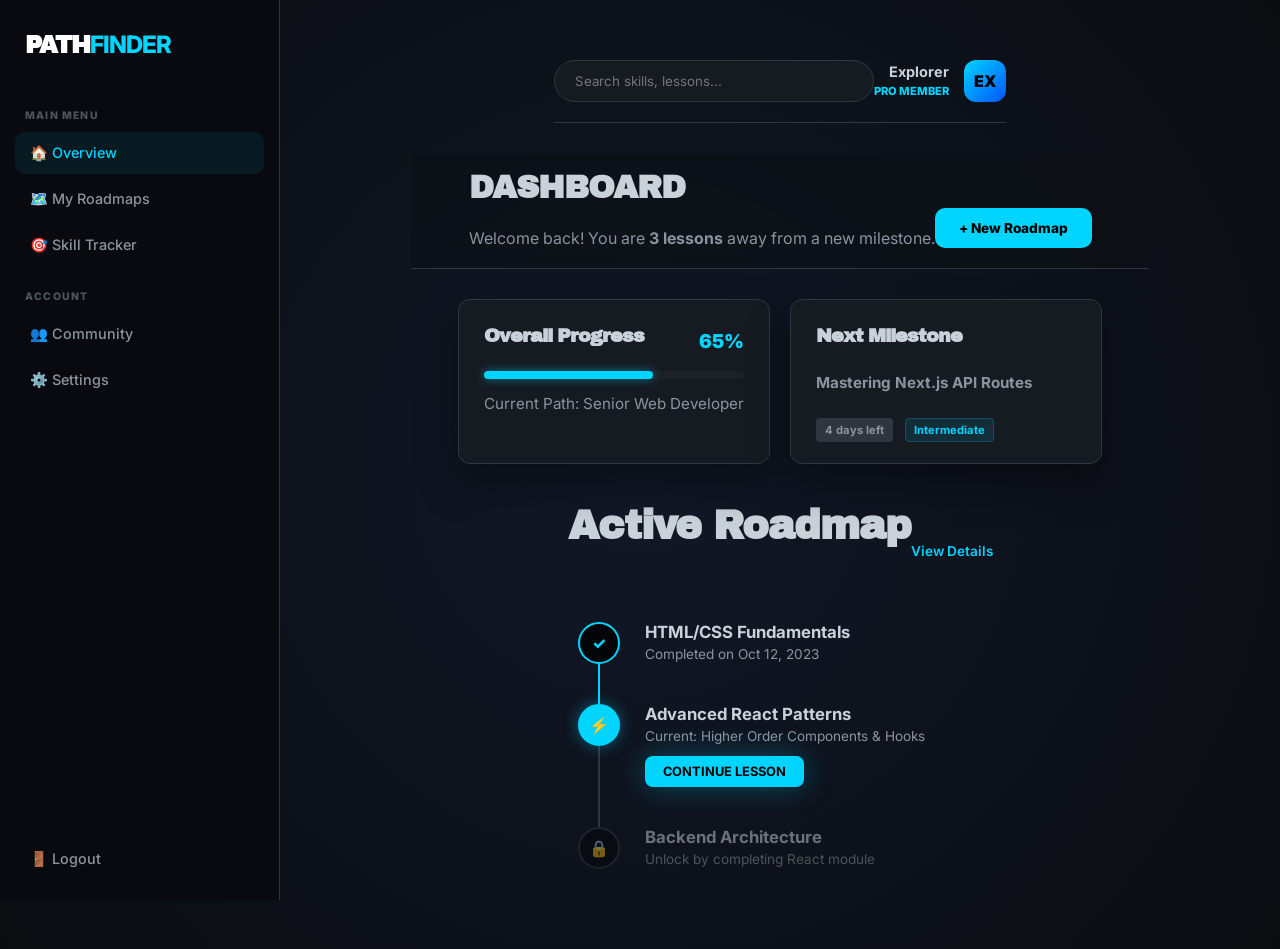
<file: dashboard.html>
<!doctype html>
<html lang="en">
  <head>
    <meta charset="UTF-8" />
    <meta name="viewport" content="width=device-width, initial-scale=1.0" />
    <title>Pathfinder | Dashboard</title>
    <link rel="stylesheet" href="style.css" />
    <link
      href="https://fonts.googleapis.com/css2?family=Archivo+Black&family=Inter:wght@400;500;600;800&display=swap"
      rel="stylesheet"
    />
  </head>
  <body class="dashboard-body">
    <aside class="sidebar">
      <div class="sidebar-top">
        <div class="logo">PATH<span>FINDER</span></div>
      </div>

      <nav class="sidebar-nav">
        <div class="nav-label">Main Menu</div>
        <a href="#" class="nav-item active">🏠 Overview</a>
        <a href="#" class="nav-item">🗺️ My Roadmaps</a>
        <a href="#" class="nav-item">🎯 Skill Tracker</a>

        <div class="nav-label" style="margin-top: 20px">Account</div>
        <a href="#" class="nav-item">👥 Community</a>
        <a href="#" class="nav-item">⚙️ Settings</a>

        <div class="nav-spacer"></div>
        <a href="index.html" class="nav-item logout">🚪 Logout</a>
      </nav>
    </aside>

    <main class="main-content">
      <div class="top-bar">
        <div class="search-box">
          <input type="text" placeholder="Search skills, lessons..." />
        </div>
        <div class="user-profile">
          <div class="user-info">
            <span class="user-name">Explorer</span>
            <span class="user-status">Pro Member</span>
          </div>
          <div class="user-avatar">EX</div>
        </div>
      </div>

      <header class="dash-header">
        <div class="user-welcome">
          <h1>Dashboard</h1>
          <p>
            Welcome back! You are <strong>3 lessons</strong> away from a new
            milestone.
          </p>
        </div>
        <button class="signup-btn">+ New Roadmap</button>
      </header>

      <section class="dash-grid">
        <div class="card status-card">
          <div class="card-header">
            <h3>Overall Progress</h3>
            <span class="percentage">65%</span>
          </div>
          <div class="progress-bar-container">
            <div class="progress-fill" style="width: 65%"></div>
          </div>
          <p class="card-footer-text">Current Path: Senior Web Developer</p>
        </div>

        <div class="card status-card">
          <div class="card-header">
            <h3>Next Milestone</h3>
          </div>
          <p class="milestone-title">Mastering Next.js API Routes</p>
          <div class="tag-row">
            <span class="tag">4 days left</span>
            <span class="tag blue">Intermediate</span>
          </div>
        </div>
      </section>

      <section class="roadmap-section">
        <div class="section-header">
          <h2 class="section-title">Active Roadmap</h2>
          <a href="#" class="form-link">View Details</a>
        </div>

        <div class="roadmap-list">
          <div class="roadmap-step-clean completed">
            <div class="step-line"></div>
            <div class="step-check">✓</div>
            <div class="step-content">
              <h4>HTML/CSS Fundamentals</h4>
              <p>Completed on Oct 12, 2023</p>
            </div>
          </div>

          <div class="roadmap-step-clean active">
            <div class="step-line"></div>
            <div class="step-check">⚡</div>
            <div class="step-content">
              <h4>Advanced React Patterns</h4>
              <p>Current: Higher Order Components & Hooks</p>
              <button class="cta-button small">Continue Lesson</button>
            </div>
          </div>

          <div class="roadmap-step-clean locked">
            <div class="step-check">🔒</div>
            <div class="step-content">
              <h4>Backend Architecture</h4>
              <p>Unlock by completing React module</p>
            </div>
          </div>
        </div>
      </section>
    </main>

    <script src="script.js"></script>
  </body>
</html>
</file>
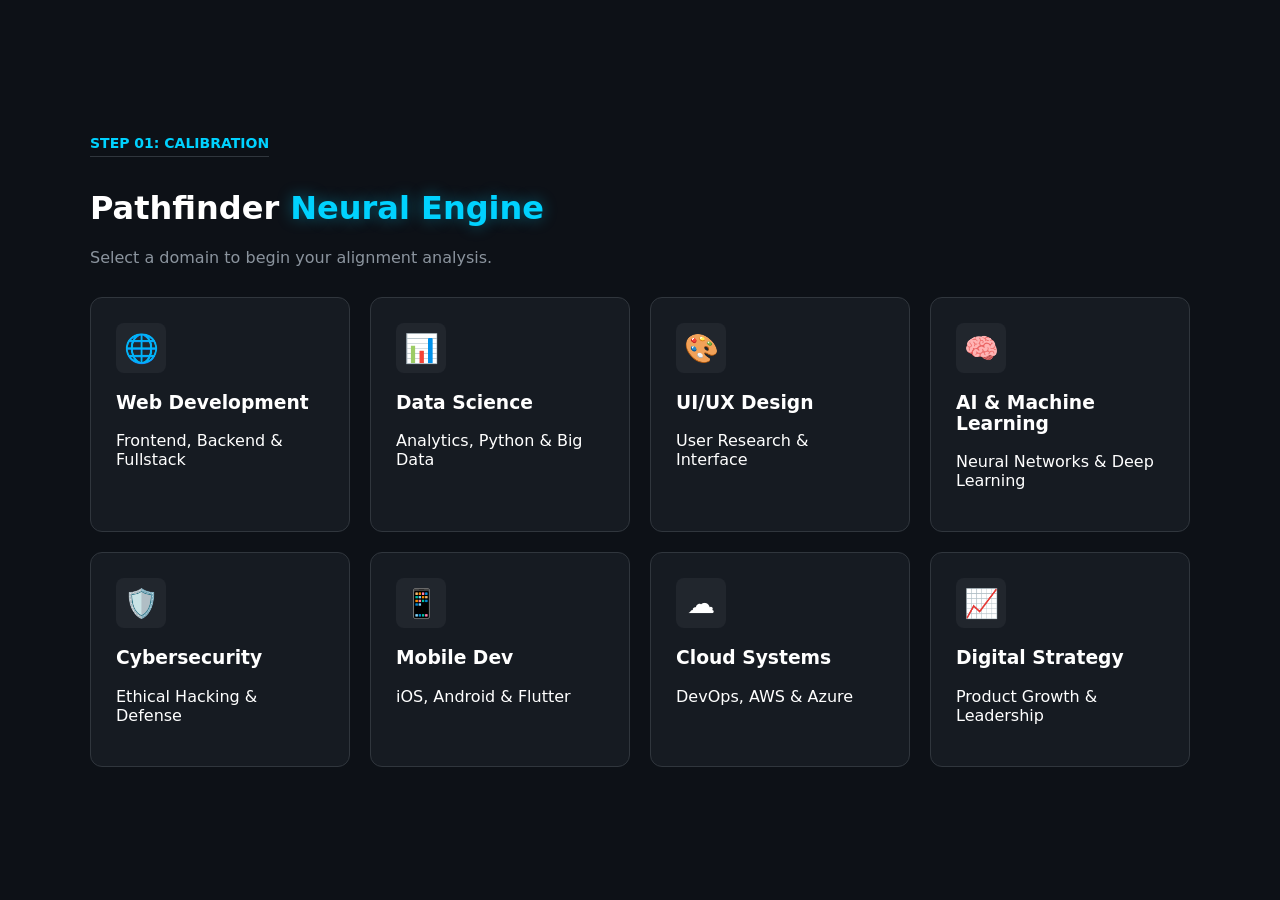
<file: quiz.html>
<!DOCTYPE html>
<html lang="en">
<head>
    <meta charset="UTF-8">
    <meta name="viewport" content="width=device-width, initial-scale=1.0">
    <title>Pathfinder - Neural Engine</title>
    <style>
        :root {
            --bg: #0d1117;
            --card-bg: #161b22;
            --accent: #00d2ff;
            --text-main: #ffffff;
            --text-dim: #8b949e;
            --border: #30363d;
        }

        body {
            font-family: 'Segoe UI', system-ui, sans-serif;
            background-color: var(--bg);
            color: var(--text-main);
            margin: 0;
            display: flex;
            justify-content: center;
            align-items: center;
            min-height: 100vh;
        }

        .container { width: 90%; max-width: 1100px; padding: 20px; }

        /* --- DOMAIN SELECTION --- */
        #domainSelection { display: block; }
        .step-indicator { color: var(--accent); font-weight: bold; text-transform: uppercase; font-size: 14px; margin-bottom: 10px; border-bottom: 1px solid var(--border); display: inline-block; padding-bottom: 5px; }
        h1 span { color: var(--accent); text-shadow: 0 0 15px rgba(0, 210, 255, 0.4); }
        .domain-grid { display: grid; grid-template-columns: repeat(auto-fit, minmax(240px, 1fr)); gap: 20px; margin-top: 30px; }
        
        .domain-card {
            background: var(--card-bg);
            border: 1px solid var(--border);
            border-radius: 12px;
            padding: 25px;
            cursor: pointer;
            transition: 0.3s;
        }
        .domain-card:hover { border-color: var(--accent); transform: translateY(-5px); background: #1c2128; }
        .icon-box { font-size: 28px; margin-bottom: 15px; background: #21262d; width: 50px; height: 50px; display: flex; align-items: center; justify-content: center; border-radius: 8px; }

        /* --- QUIZ CONTENT --- */
        #quizContent { display: none; max-width: 700px; margin: auto; }
        .quiz-card { background: var(--card-bg); padding: 40px; border-radius: 16px; border: 1px solid var(--border); }
        
        .progress-container { background: #21262d; height: 8px; border-radius: 10px; margin: 20px 0; overflow: hidden; }
        #quizProgress { background: var(--accent); width: 0%; height: 100%; transition: 0.4s; box-shadow: 0 0 10px var(--accent); }
        
        #questionText { font-size: 1.4rem; line-height: 1.4; margin-bottom: 30px; min-height: 60px; }
        .options-grid { display: grid; gap: 15px; }
        
        .option-btn {
            background: #21262d;
            border: 1px solid var(--border);
            color: white;
            padding: 16px;
            border-radius: 10px;
            text-align: left;
            cursor: pointer;
            font-size: 1rem;
            transition: 0.2s;
        }
        .option-btn:hover { border-color: var(--accent); background: #30363d; }

        /* --- LOADING & RESULTS --- */
        #quizLoading { display: none; text-align: center; }
        #quizResult { display: none; max-width: 800px; margin: auto; }
        
        .roadmap-item { 
            background: rgba(255,255,255,0.03); 
            padding: 20px; 
            border-radius: 12px; 
            border: 1px solid var(--border); 
            margin-bottom: 15px; 
            animation: fadeIn 0.5s ease forwards;
        }

        @keyframes fadeIn { from { opacity: 0; transform: translateY(10px); } to { opacity: 1; transform: translateY(0); } }
    </style>
</head>
<body>

<div class="container">
    
    <div id="domainSelection">
        <div class="step-indicator">Step 01: Calibration</div>
        <h1>Pathfinder <span>Neural Engine</span></h1>
        <p style="color: var(--text-dim)">Select a domain to begin your alignment analysis.</p>

        <div class="domain-grid">
            <div class="domain-card" onclick="selectDomain('web')">
                <div class="icon-box">🌐</div>
                <h3>Web Development</h3>
                <p>Frontend, Backend & Fullstack</p>
            </div>
            <div class="domain-card" onclick="selectDomain('data')">
                <div class="icon-box">📊</div>
                <h3>Data Science</h3>
                <p>Analytics, Python & Big Data</p>
            </div>
            <div class="domain-card" onclick="selectDomain('uiux')">
                <div class="icon-box">🎨</div>
                <h3>UI/UX Design</h3>
                <p>User Research & Interface</p>
            </div>
            <div class="domain-card" onclick="selectDomain('aiml')">
                <div class="icon-box">🧠</div>
                <h3>AI & Machine Learning</h3>
                <p>Neural Networks & Deep Learning</p>
            </div>
            <div class="domain-card" onclick="selectDomain('cyber')">
                <div class="icon-box">🛡️</div>
                <h3>Cybersecurity</h3>
                <p>Ethical Hacking & Defense</p>
            </div>
            <div class="domain-card" onclick="selectDomain('mobile')">
                <div class="icon-box">📱</div>
                <h3>Mobile Dev</h3>
                <p>iOS, Android & Flutter</p>
            </div>
            <div class="domain-card" onclick="selectDomain('cloud')">
                <div class="icon-box">☁️</div>
                <h3>Cloud Systems</h3>
                <p>DevOps, AWS & Azure</p>
            </div>
            <div class="domain-card" onclick="selectDomain('strategy')">
                <div class="icon-box">📈</div>
                <h3>Digital Strategy</h3>
                <p>Product Growth & Leadership</p>
            </div>
        </div>
    </div>

    <div id="quizContent">
        <div class="quiz-card">
            <div style="display: flex; justify-content: space-between; align-items: center;">
                <span id="categoryLabel" style="color: var(--accent); font-weight: bold; letter-spacing: 1px;"></span>
                <span id="questionCounter" style="color: var(--text-dim); font-size: 12px;"></span>
            </div>
            <div class="progress-container"><div id="quizProgress"></div></div>
            
            <p id="questionText">Initializing question engine...</p>
            <div id="optionsContainer" class="options-grid"></div>
        </div>
    </div>

    <div id="quizLoading">
        <h2 style="color: var(--accent)">Processing Neural Alignment...</h2>
        <p>Analyzing your profile data.</p>
    </div>

    <div id="quizResult">
        <div class="step-indicator">Analysis Complete</div>
        <h1 id="matchTitle"></h1>
        <p id="matchDesc" style="color: var(--text-dim); margin-bottom: 30px;"></p>
        
        <h3 style="margin-bottom: 20px;">Your Skill Roadmap</h3>
        <div id="roadmapContainer"></div>
        
        <button onclick="location.reload()" class="option-btn" style="margin-top: 30px; width: 100%; text-align: center; background: var(--accent); color: black; font-weight: bold;">Restart Calibration</button>
    </div>

</div>

<script src="quiz-logic.js"></script>

</body>
</html>
</file>
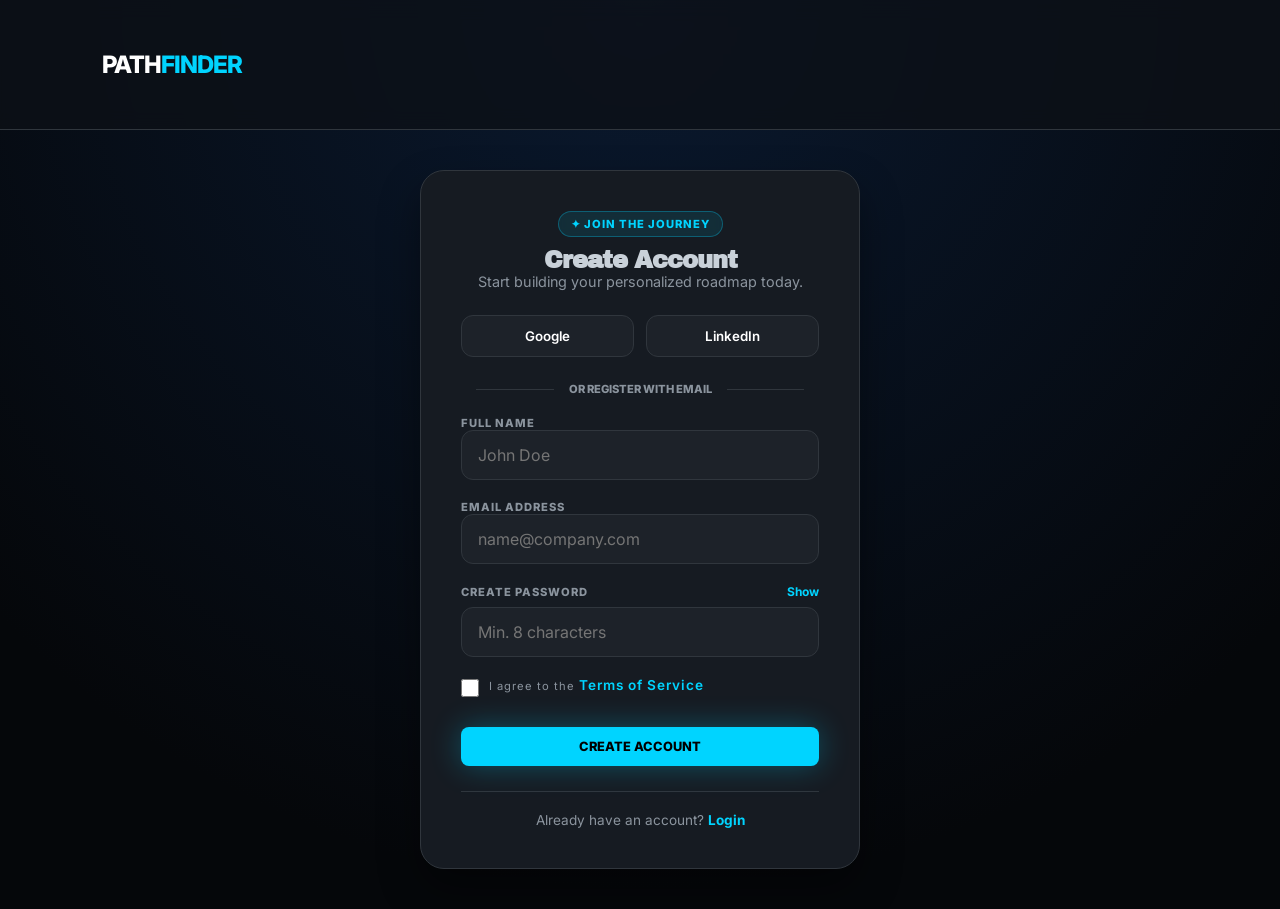
<file: signup.html>
<!DOCTYPE html>
<html lang="en">
<head>
    <meta charset="UTF-8">
    <meta name="viewport" content="width=device-width, initial-scale=1.0">
    <title>Pathfinder | Create Account</title>
    <link rel="stylesheet" href="style.css">
    <link href="https://fonts.googleapis.com/css2?family=Archivo+Black&family=Inter:wght@400;600;800&display=swap" rel="stylesheet">
</head>
<body class="auth-page">

    <header>
        <div class="logo">
            <a href="index.html" style="text-decoration:none; color:inherit;">PATH<span>FINDER</span></a>
        </div>
    </header>

    <div class="auth-container">
        <div class="auth-card" id="authCard">
            <div class="badge">✦ JOIN THE JOURNEY</div>
            <h2>Create Account</h2>
            <p class="subtitle">Start building your personalized roadmap today.</p>

            <div class="social-grid">
                <button class="social-btn">Google</button>
                <button class="social-btn">LinkedIn</button>
            </div>

            <div class="divider"><span>OR REGISTER WITH EMAIL</span></div>

            <form id="signupForm" onsubmit="handleSignup(event)">
                <div id="step1">
                    <div class="input-group">
                        <label for="userName">Full Name</label>
                        <input type="text" id="userName" placeholder="John Doe" required>
                    </div>

                    <div class="input-group">
                        <label for="userEmail">Email Address</label>
                        <input type="email" id="userEmail" placeholder="name@company.com" required>
                    </div>
                    
                    <div class="input-group">
                        <div class="input-header">
                            <label>Create Password</label>
                            <span class="toggle-password" onclick="togglePass()">Show</span>
                        </div>
                        <input type="password" id="userPass" placeholder="Min. 8 characters" required>
                    </div>

                    <div class="input-group" style="flex-direction: row; align-items: flex-start; gap: 10px;">
                        <input type="checkbox" id="terms" style="width: 18px; height: 18px; margin-top: 2px;" required>
                        <label for="terms" style="text-transform: none; font-weight: 400; cursor: pointer;">
                            I agree to the <a href="#" class="form-link">Terms of Service</a>
                        </label>
                    </div>

                    <button type="submit" class="cta-button" style="width:100%; margin-top: 10px;">
                        Create Account
                    </button>
                </div>
            </form>

            <div class="auth-footer">
                <p>Already have an account? <a href="login.html">Login</a></p>
            </div>
        </div>
    </div>

    <script>
        function togglePass() {
            const passInput = document.getElementById('userPass');
            const toggleText = document.querySelector('.toggle-password');
            if (passInput.type === 'password') {
                passInput.type = 'text';
                toggleText.innerText = 'Hide';
            } else {
                passInput.type = 'password';
                toggleText.innerText = 'Show';
            }
        }

        function handleSignup(e) {
            e.preventDefault();
            const card = document.getElementById('authCard');
            const btn = e.target.querySelector('.cta-button');

            // Simple Animation Feedback
            btn.innerText = "Creating Account...";
            btn.style.opacity = "0.7";

            // Simulate redirect to onboarding or login
            setTimeout(() => {
                alert("Account created successfully! Please login.");
                window.location.href = 'login.html';
            }, 2000);
        }
    </script>

  
</body>
</html>
</file>
<file: style.css>
:root {
    --bg-dark: #05070a;
    --card-bg: #0d1117;
    --cyan: #00d4ff;
    --orange: #ff9d00;
    --text-main: #ffffff;
    --text-dim: #8b949e;
    --border: #21262d;
}

* { box-sizing: border-box; margin: 0; padding: 0; }

body {
    font-family: 'Inter', sans-serif;
    background-color: var(--bg-dark);
    /* Deeper gradient for better contrast with the navigation */
    background: radial-gradient(circle at 50% 0%, #0a192f 0%, #05070a 80%);
    color: var(--text-main);
    overflow-x: hidden;
}

/* --- Updated Header & Navigation --- */
header {
    display: flex;
    justify-content: space-between;
    align-items: center;
    padding: 20px 6%;
    position: sticky;
    top: 0;
    background: rgba(5, 7, 10, 0.8);
    backdrop-filter: blur(12px); /* Glassmorphism effect */
    z-index: 1000;
    border-bottom: 1px solid rgba(255, 255, 255, 0.05);
}

.logo {
    font-family: 'Archivo Black', sans-serif;
    font-size: 1.5rem;
    letter-spacing: -1px;
    color: #fff;
    white-space: nowrap;
}

.logo span { color: var(--cyan); }

.nav-container {
    background: rgba(255, 255, 255, 0.03);
    padding: 5px;
    border-radius: 50px;
    border: 1px solid var(--border);
    display: flex;
    align-items: center;
}

.nav-link {
    text-decoration: none;
    color: var(--text-dim);
    padding: 8px 20px;
    font-size: 0.85rem;
    font-weight: 600;
    transition: 0.3s;
}

.nav-link:hover { color: #fff; }

.nav-link.active {
    background: var(--cyan);
    color: #000;
    border-radius: 50px;
}

.login-btn {
    background: transparent;
    color: #fff;
    border: 1px solid var(--border);
    padding: 10px 24px;
    border-radius: 10px;
    cursor: pointer;
    font-weight: 600;
    transition: 0.3s;
}

.login-btn:hover {
    background: #fff;
    color: #000;
}

/* --- Hero Section & New Buttons --- */
.hero { text-align: center; padding: 100px 20px; }

.badge {
    display: inline-block;
    border: 1px solid rgba(0, 212, 255, 0.3);
    color: var(--cyan);
    padding: 8px 16px;
    border-radius: 30px;
    font-size: 0.7rem;
    font-weight: 800;
    letter-spacing: 1px;
    margin-bottom: 30px;
}

h1 {
    font-family: 'Archivo Black', sans-serif;
    font-size: clamp(3rem, 8vw, 5.5rem);
    text-transform: uppercase;
    line-height: 0.95;
    margin-bottom: 25px;
}

.cyan-text { color: var(--cyan); }

.subtitle {
    color: var(--text-dim);
    font-size: 1.1rem;
    max-width: 600px;
    margin: 0 auto 50px;
}

/* Container for the two hero buttons */
.hero-btns {
    display: flex;
    justify-content: center;
    gap: 20px;
    flex-wrap: wrap;
}

.cta-button {
    background: var(--cyan);
    color: #000;
    border: none;
    padding: 20px 45px;
    font-size: 1.1rem;
    font-weight: 900;
    border-radius: 12px;
    cursor: pointer;
    box-shadow: 0 0 30px rgba(0, 212, 255, 0.3);
    transition: 0.3s cubic-bezier(0.175, 0.885, 0.32, 1.275);
}

.cta-button:hover {
    transform: scale(1.05);
    box-shadow: 0 0 50px rgba(0, 212, 255, 0.5);
}

.secondary-button {
    background: rgba(255, 255, 255, 0.05);
    color: #fff;
    border: 1px solid var(--border);
    padding: 20px 45px;
    font-size: 1.1rem;
    font-weight: 800;
    border-radius: 12px;
    cursor: pointer;
    transition: 0.3s;
}

.secondary-button:hover {
    background: rgba(255, 255, 255, 0.1);
    border-color: var(--text-dim);
}

/* --- Stats Section --- */
.stats {
    display: flex;
    justify-content: center;
    gap: 80px;
    padding: 60px 0;
    border-top: 1px solid var(--border);
    border-bottom: 1px solid var(--border);
}

.stat-item h2 { font-family: 'Archivo Black', sans-serif; font-size: 3rem; color: var(--cyan); }
.stat-item p { color: var(--text-dim); font-size: 0.8rem; text-transform: uppercase; }

/* --- Grid Section --- */
.explore { padding: 100px 8%; text-align: center; }

.section-title { font-family: 'Archivo Black', sans-serif; font-size: 2.5rem; margin-bottom: 15px; }
.section-desc { color: var(--text-dim); margin-bottom: 60px; }

.grid {
    display: grid;
    grid-template-columns: repeat(auto-fit, minmax(280px, 1fr));
    gap: 25px;
}

.card {
    background: var(--card-bg);
    border: 1px solid var(--border);
    padding: 40px 30px;
    border-radius: 24px;
    text-align: left;
    transition: 0.3s;
}

.card:hover {
    border-color: var(--cyan);
    background: #111821;
    transform: translateY(-10px);
}

.card .icon { font-size: 2.5rem; margin-bottom: 20px; }
.card h3 { margin-bottom: 10px; font-size: 1.4rem; }
.card p { color: var(--text-dim); font-size: 0.95rem; margin-bottom: 25px; }

.tag {
    padding: 6px 14px;
    border-radius: 20px;
    font-size: 0.75rem;
    font-weight: 700;
    background: rgba(0, 212, 255, 0.1);
    color: var(--cyan);
    border: 1px solid rgba(0, 212, 255, 0.2);
}

/* --- 1. CORE SYSTEM & VARIABLES --- */
:root {
    --bg-dark: #05070a;
    --card-bg: #0d1117;
    --cyan: #00d4ff;
    --orange: #ff9d00;
    --text-main: #ffffff;
    --text-dim: #8b949e;
    --border: #21262d;
    --glass: rgba(255, 255, 255, 0.03);
}

* { box-sizing: border-box; margin: 0; padding: 0; }

body {
    font-family: 'Inter', sans-serif;
    background: radial-gradient(circle at 50% 0%, #0a192f 0%, #05070a 80%);
    color: var(--text-main);
    overflow-x: hidden;
    min-height: 100vh;
}

/* --- 2. NAVIGATION --- */
header {
    display: flex;
    justify-content: space-between;
    align-items: center;
    padding: 20px 6%;
    background: rgba(5, 7, 10, 0.8);
    backdrop-filter: blur(12px);
    border-bottom: 1px solid rgba(255, 255, 255, 0.05);
    position: sticky;
    top: 0;
    z-index: 1000;
}

.logo {
    font-family: 'Archivo Black', sans-serif;
    font-size: 1.5rem;
    letter-spacing: -1px;
}
.logo a { text-decoration: none; color: #fff; }
.logo span { color: var(--cyan); }

/* --- 3. AUTHENTICATION LAYOUT --- */
.auth-page {
    display: flex;
    flex-direction: column;
}

.auth-container {
    flex: 1;
    display: flex;
    justify-content: center;
    align-items: center;
    padding: 40px 20px;
}

.auth-card {
    background: var(--card-bg);
    border: 1px solid var(--border);
    padding: 40px;
    border-radius: 24px;
    width: 100%;
    max-width: 440px;
    text-align: center;
    box-shadow: 0 20px 40px rgba(0,0,0,0.4);
}

/* --- 4. FORM ELEMENTS --- */
.input-group {
    display: flex;
    flex-direction: column;
    text-align: left;
    margin-bottom: 20px;
}

.input-header {
    display: flex;
    justify-content: space-between;
    align-items: center;
    margin-bottom: 8px;
}

.input-group label {
    font-size: 0.7rem;
    color: var(--text-dim);
    text-transform: uppercase;
    font-weight: 800;
    letter-spacing: 1px;
}

.input-group input {
    width: 100%;
    padding: 14px 16px;
    background: var(--glass);
    border: 1px solid var(--border);
    border-radius: 12px;
    color: #fff;
    font-size: 1rem;
    transition: 0.3s ease;
}

.input-group input:focus {
    outline: none;
    border-color: var(--cyan);
    background: rgba(0, 212, 255, 0.05);
    box-shadow: 0 0 15px rgba(0, 212, 255, 0.1);
}

/* --- 5. OTP GRID --- */
.otp-container {
    display: grid;
    grid-template-columns: repeat(6, 1fr);
    gap: 8px;
    margin: 20px 0;
}

.otp-input {
    width: 100%;
    height: 50px;
    text-align: center;
    font-size: 1.2rem !important;
    font-weight: 800;
    background: var(--glass) !important;
    border: 1px solid var(--border) !important;
    border-radius: 10px !important;
    color: var(--cyan) !important;
}

/* --- 6. BUTTONS & UI --- */
.cta-button {
    background: var(--cyan);
    color: #000;
    border: none;
    padding: 16px;
    font-size: 1rem;
    font-weight: 900;
    border-radius: 12px;
    cursor: pointer;
    transition: 0.3s cubic-bezier(0.175, 0.885, 0.32, 1.275);
}

.cta-button:hover {
    transform: scale(1.02);
    box-shadow: 0 0 20px rgba(0, 212, 255, 0.4);
}

.secondary-button {
    background: transparent;
    color: var(--text-dim);
    border: 1px solid var(--border);
    padding: 12px;
    cursor: pointer;
    border-radius: 12px;
    font-weight: 700;
    transition: 0.3s;
}

.secondary-button:hover {
    background: rgba(255, 255, 255, 0.05);
    color: #fff;
}

.social-grid {
    display: grid;
    grid-template-columns: 1fr 1fr;
    gap: 12px;
    margin: 25px 0;
}

.social-btn {
    background: var(--glass);
    border: 1px solid var(--border);
    color: #fff;
    padding: 12px;
    border-radius: 12px;
    font-weight: 600;
    cursor: pointer;
    transition: 0.3s;
}

.social-btn:hover { background: rgba(255, 255, 255, 0.08); }

.divider {
    display: flex;
    align-items: center;
    margin: 20px 0;
    color: var(--text-dim);
    font-size: 0.7rem;
    font-weight: 800;
}

.divider::before, .divider::after {
    content: "";
    flex: 1;
    height: 1px;
    background: var(--border);
    margin: 0 15px;
}

/* --- 7. SPECIAL ELEMENTS & ANIMATIONS --- */
.badge {
    display: inline-block;
    border: 1px solid rgba(0, 212, 255, 0.3);
    color: var(--cyan);
    padding: 6px 14px;
    border-radius: 30px;
    font-size: 0.65rem;
    font-weight: 800;
    margin-bottom: 15px;
}

.subtitle { color: var(--text-dim); font-size: 0.9rem; margin-bottom: 25px; }

.form-link, .toggle-password {
    color: var(--cyan);
    text-decoration: none;
    font-size: 0.75rem;
    font-weight: 700;
    cursor: pointer;
}

.resend-text { font-size: 0.8rem; color: var(--text-dim); margin: 15px 0; }
.resend-text span { color: var(--cyan); font-weight: 800; }

.shake {
    animation: shake 0.5s cubic-bezier(.36,.07,.19,.97) both;
}

@keyframes shake {
    10%, 90% { transform: translate3d(-1px, 0, 0); }
    20%, 80% { transform: translate3d(2px, 0, 0); }
    30%, 50%, 70% { transform: translate3d(-4px, 0, 0); }
    40%, 60% { transform: translate3d(4px, 0, 0); }
}

/* Mobile Adjustments */
@media (max-width: 480px) {
    .auth-card { padding: 30px 20px; }
    .otp-container { gap: 5px; }
}
/* --- Signup Specific Tweaks --- */
.auth-footer {
    margin-top: 25px;
    padding-top: 20px;
    border-top: 1px solid var(--border);
}

.auth-footer p {
    font-size: 0.85rem;
    color: var(--text-dim);
}

.auth-footer a {
    color: var(--cyan);
    text-decoration: none;
    font-weight: 700;
}

/* Custom Checkbox Style */
input[type="checkbox"] {
    accent-color: var(--cyan);
    cursor: pointer;
}

/* Ensure the form links look clickable */
.form-link:hover {
    text-decoration: underline;
}
/* --- Header Actions Cleanup --- */
.header-actions {
    display: flex;
    align-items: center;
    gap: 12px;
}

.signup-btn {
    background: var(--cyan);
    color: #000;
    border: none;
    padding: 10px 22px;
    border-radius: 10px;
    cursor: pointer;
    font-size: 0.85rem;
    font-weight: 800;
    transition: 0.3s ease;
}

.signup-btn:hover {
    transform: translateY(-2px);
    box-shadow: 0 0 20px rgba(0, 212, 255, 0.4);
}

/* Ensure the Login button in the header looks distinct from the Hero buttons */
header .login-btn {
    background: transparent;
    color: #fff;
    border: 1px solid var(--border);
    padding: 10px 24px;
    border-radius: 10px;
    font-size: 0.85rem;
}/* --- 1. CORE SYSTEM & VARIABLES --- */
:root {
    --bg-main: #030508;
    --sidebar-bg: #080a0f;
    --card-bg: #0d1117;
    --cyan: #00d4ff;
    --text-main: #ffffff;
    --text-dim: #8b949e;
    --border: #21262d;
    --glass: rgba(255, 255, 255, 0.03);
}

* { box-sizing: border-box; margin: 0; padding: 0; }

body {
    font-family: 'Inter', sans-serif;
    background-color: var(--bg-main);
    color: var(--text-main);
    overflow-x: hidden;
}

/* --- 2. DASHBOARD LAYOUT --- */
.dashboard-body {
    display: flex;
    min-height: 100vh;
}

/* Sidebar */
.sidebar {
    width: 280px;
    background: var(--sidebar-bg);
    border-right: 1px solid var(--border);
    height: 100vh;
    position: fixed;
    display: flex;
    flex-direction: column;
    z-index: 100;
}

.logo {
    font-family: 'Archivo Black', sans-serif;
    font-size: 1.4rem;
    padding: 30px 25px;
}
.logo span { color: var(--cyan); }

.sidebar-nav {
    display: flex;
    flex-direction: column;
    padding: 0 15px;
    flex: 1;
}

.nav-label {
    font-size: 0.65rem;
    text-transform: uppercase;
    letter-spacing: 1.2px;
    color: #4e5660;
    margin: 20px 10px 10px;
    font-weight: 800;
}

.nav-item {
    text-decoration: none;
    color: var(--text-dim);
    padding: 12px 15px;
    border-radius: 10px;
    font-size: 0.9rem;
    font-weight: 500;
    transition: 0.3s;
    margin-bottom: 4px;
}

.nav-item:hover, .nav-item.active {
    background: rgba(0, 212, 255, 0.08);
    color: var(--cyan);
}

.nav-spacer { flex: 1; }

.logout { margin-bottom: 20px; }
.logout:hover { background: rgba(255, 77, 77, 0.1); color: #ff4d4d; }

/* Main Content */
.main-content {
    margin-left: 280px;
    flex: 1;
    padding: 0 4% 40px;
}

/* Top Bar */
.top-bar {
    display: flex;
    justify-content: space-between;
    align-items: center;
    padding: 20px 0;
    margin-bottom: 30px;
    border-bottom: 1px solid var(--border);
}

.search-box input {
    background: var(--card-bg);
    border: 1px solid var(--border);
    padding: 12px 20px;
    border-radius: 30px;
    color: white;
    width: 320px;
    outline: none;
}

.user-profile { display: flex; align-items: center; gap: 15px; }
.user-info { text-align: right; line-height: 1.2; }
.user-name { display: block; font-weight: 700; font-size: 0.9rem; }
.user-status { font-size: 0.7rem; color: var(--cyan); font-weight: 800; text-transform: uppercase; }

.user-avatar {
    width: 42px;
    height: 42px;
    background: linear-gradient(135deg, var(--cyan), #0055ff);
    border-radius: 12px;
    display: flex;
    align-items: center;
    justify-content: center;
    font-weight: 900;
    color: #000;
}

/* --- 3. COMPONENTS --- */
.dash-header {
    display: flex;
    justify-content: space-between;
    align-items: flex-end;
    margin-bottom: 30px;
}

h1 { font-family: 'Archivo Black', sans-serif; font-size: 2rem; }
.dash-header p { color: var(--text-dim); margin-top: 5px; }

.signup-btn {
    background: var(--cyan);
    color: #000;
    border: none;
    padding: 12px 24px;
    border-radius: 10px;
    font-weight: 800;
    cursor: pointer;
    transition: 0.3s;
}

.signup-btn:hover { transform: translateY(-2px); box-shadow: 0 5px 15px rgba(0, 212, 255, 0.3); }

/* Stats Grid */
.dash-grid {
    display: grid;
    grid-template-columns: 1fr 1fr;
    gap: 20px;
    margin-bottom: 40px;
}

.card {
    background: var(--card-bg);
    border: 1px solid var(--border);
    padding: 25px;
    border-radius: 20px;
}

.card-header { display: flex; justify-content: space-between; align-items: center; margin-bottom: 15px; }
.percentage { color: var(--cyan); font-weight: 900; font-size: 1.2rem; }

.progress-bar-container {
    background: #1c2128;
    height: 8px;
    border-radius: 10px;
    margin-bottom: 15px;
}

.progress-fill {
    background: var(--cyan);
    height: 100%;
    border-radius: 10px;
    box-shadow: 0 0 10px rgba(0, 212, 255, 0.5);
}

.card-footer-text { font-size: 0.8rem; color: var(--text-dim); }

.milestone-title { font-size: 1.1rem; font-weight: 700; margin-bottom: 15px; }

.tag {
    padding: 5px 12px;
    border-radius: 6px;
    font-size: 0.7rem;
    font-weight: 700;
    background: rgba(255, 255, 255, 0.05);
    color: var(--text-dim);
    border: 1px solid var(--border);
    margin-right: 8px;
}

.tag.blue { background: rgba(0, 212, 255, 0.1); color: var(--cyan); border-color: rgba(0, 212, 255, 0.2); }

/* --- 4. ROADMAP LIST (Vertical Flow) --- */
.section-header {
    display: flex;
    justify-content: space-between;
    align-items: center;
    margin-bottom: 25px;
}

.roadmap-list { position: relative; padding-left: 10px; }

.roadmap-step-clean {
    display: flex;
    gap: 25px;
    padding-bottom: 40px;
    position: relative;
}

.step-line {
    position: absolute;
    left: 20px;
    top: 40px;
    width: 2px;
    height: calc(100% - 40px);
    background: var(--border);
}

.completed .step-line { background: var(--cyan); }

.step-check {
    width: 42px;
    height: 42px;
    min-width: 42px;
    border-radius: 50%;
    background: var(--bg-main);
    border: 2px solid var(--border);
    display: flex;
    align-items: center;
    justify-content: center;
    z-index: 2;
    font-weight: 800;
}

.completed .step-check { border-color: var(--cyan); color: var(--cyan); }
.active .step-check { 
    background: var(--cyan); 
    color: #000; 
    border-color: var(--cyan);
    box-shadow: 0 0 15px rgba(0, 212, 255, 0.4);
}

.step-content h4 { font-size: 1.05rem; margin-bottom: 4px; }
.step-content p { color: var(--text-dim); font-size: 0.85rem; }

.cta-button.small {
    background: var(--cyan);
    border: none;
    padding: 8px 18px;
    border-radius: 8px;
    font-size: 0.8rem;
    font-weight: 700;
    margin-top: 12px;
    cursor: pointer;
}

.form-link {
    color: var(--cyan);
    text-decoration: none;
    font-size: 0.85rem;
    font-weight: 600;
}

.locked { opacity: 0.5; }/* --- ADVANCED MODAL & ANIMATIONS --- */
.modal-overlay {
    position: fixed;
    top: 0; left: 0; width: 100%; height: 100%;
    background: rgba(0, 0, 0, 0.85);
    backdrop-filter: blur(10px);
    display: none; /* Hidden by default */
    justify-content: center;
    align-items: center;
    z-index: 2000;
}

.modal-card {
    background: #0d1117;
    border: 1px solid var(--cyan);
    padding: 40px;
    border-radius: 24px;
    max-width: 500px;
    width: 90%;
    box-shadow: 0 0 50px rgba(0, 212, 255, 0.2);
    animation: modalSlideUp 0.4s cubic-bezier(0.175, 0.885, 0.32, 1.275);
}

@keyframes modalSlideUp {
    from { transform: translateY(50px); opacity: 0; }
    to { transform: translateY(0); opacity: 1; }
}

.quiz-step { margin: 30px 0; }
.quiz-step label { display: block; margin-bottom: 15px; font-weight: 700; color: var(--cyan); text-transform: uppercase; font-size: 0.75rem; }

select {
    width: 100%; background: #161b22; border: 1px solid var(--border);
    padding: 15px; border-radius: 12px; color: white; outline: none;
}

/* Range Slider Styling */
input[type="range"] { width: 100%; accent-color: var(--cyan); margin-bottom: 10px; }
.range-labels { display: flex; justify-content: space-between; font-size: 0.7rem; color: var(--text-dim); }

/* Neural Loader */
.loader-ring {
    width: 60px; height: 60px; border: 4px solid var(--border);
    border-top: 4px solid var(--cyan); border-radius: 50%;
    margin: 0 auto 20px; animation: spin 1s linear infinite;
}

@keyframes spin { 100% { transform: rotate(360deg); } }/* --- ABOUT PAGE ADVANCED STYLES --- */

/* 1. Hero & Badge Styling */
.about-hero {
    background: radial-gradient(circle at 50% 0%, rgba(0, 212, 255, 0.05) 0%, transparent 70%);
}

.badge {
    display: inline-block;
    padding: 6px 16px;
    background: rgba(0, 212, 255, 0.1);
    border: 1px solid rgba(0, 212, 255, 0.2);
    border-radius: 50px;
    color: var(--cyan);
    font-family: 'Inter', sans-serif;
    margin-bottom: 25px;
}

/* 2. Feature Grid Refinement */
.about-grid {
    margin-bottom: 80px;
}

.about-grid .card {
    background: linear-gradient(145deg, #0d1117 0%, #080a0f 100%);
    border: 1px solid var(--border);
    transition: all 0.4s cubic-bezier(0.175, 0.885, 0.32, 1.275);
}

.about-grid .card:hover {
    border-color: var(--cyan);
    transform: translateY(-10px);
    box-shadow: 0 20px 40px rgba(0, 0, 0, 0.4);
}

/* 3. Live Status Tracker */
.pulse-icon {
    width: 10px;
    height: 10px;
    background: #00ff88;
    border-radius: 50%;
    box-shadow: 0 0 12px #00ff88;
    animation: statusPulse 2s infinite;
}

@keyframes statusPulse {
    0% { transform: scale(1); opacity: 1; }
    50% { transform: scale(1.4); opacity: 0.5; }
    100% { transform: scale(1); opacity: 1; }
}

.status-container {
    box-shadow: inset 0 0 20px rgba(0, 212, 255, 0.05);
}

/* 4. Comparison Table Styling */
.comparison-table {
    width: 100%;
    border-collapse: separate;
    border-spacing: 0;
    background: #080a0f;
    border: 1px solid var(--border);
    border-radius: 20px;
    overflow: hidden;
}

.comparison-table th {
    background: #0d1117;
    padding: 25px;
    font-size: 0.8rem;
    text-transform: uppercase;
    letter-spacing: 1px;
    color: var(--text-dim);
    border-bottom: 1px solid var(--border);
}

.comparison-table td {
    padding: 20px 25px;
    border-bottom: 1px solid var(--border);
    font-size: 0.95rem;
}

.comparison-table tr:last-child td {
    border-bottom: none;
}

.comparison-table .highlight {
    background: rgba(0, 212, 255, 0.04);
    color: var(--cyan);
    font-weight: 600;
    border-left: 1px solid rgba(0, 212, 255, 0.1);
    border-right: 1px solid rgba(0, 212, 255, 0.1);
}

/* 5. Tech Ecosystem Tags */
.logo-cloud {
    display: flex;
    justify-content: center;
    flex-wrap: wrap;
    gap: 15px;
}

.tech-tag {
    background: var(--card-bg);
    border: 1px solid var(--border);
    transition: all 0.3s ease;
    cursor: default;
}

.tech-tag:hover {
    background: rgba(0, 212, 255, 0.1);
    border-color: var(--cyan);
    color: var(--cyan);
    transform: scale(1.05);
}

/* 6. Typography Focus */
h1, h2, h3 {
    font-family: 'Archivo Black', sans-serif;
    letter-spacing: -1px;
}

.section-title {
    font-size: 2.5rem;
    text-align: center;
    margin-bottom: 50px;
}

/* Responsive Design */
@media (max-width: 768px) {
    .status-stats {
        flex-direction: column;
        align-items: center;
    }
    
    .comparison-table th, .comparison-table td {
        padding: 15px;
        font-size: 0.8rem;
    }
}/* --- ABOUT PAGE SPECIFIC ADVANCED STYLES --- */

/* 1. Hero Section Polish */
.about-hero {
    background: radial-gradient(circle at 50% 0%, rgba(0, 212, 255, 0.08) 0%, transparent 60%);
    position: relative;
    overflow: hidden;
}

/* 2. The Protocol Badge */
.badge {
    display: inline-block;
    padding: 8px 20px;
    background: rgba(0, 212, 255, 0.1);
    border: 1px solid rgba(0, 212, 255, 0.3);
    border-radius: 100px;
    color: var(--cyan);
    font-size: 0.75rem;
    font-weight: 800;
    text-transform: uppercase;
    letter-spacing: 2px;
    margin-bottom: 30px;
    backdrop-filter: blur(4px);
}

/* 3. Feature Cards (Advanced Transitions) */
.about-grid .card {
    background: rgba(13, 17, 23, 0.6);
    border: 1px solid var(--border);
    backdrop-filter: blur(10px);
    padding: 35px;
    transition: all 0.5s cubic-bezier(0.23, 1, 0.32, 1);
}

.about-grid .card:hover {
    border-color: var(--cyan);
    transform: translateY(-12px) scale(1.02);
    box-shadow: 0 25px 50px -12px rgba(0, 212, 255, 0.15);
    background: rgba(13, 17, 23, 0.8);
}

.about-grid .icon {
    display: inline-block;
    padding: 15px;
    background: rgba(0, 212, 255, 0.05);
    border-radius: 15px;
    margin-bottom: 20px;
}

/* 4. Live Status Tracker Animation */
.pulse-icon {
    width: 12px;
    height: 12px;
    background: #00ff88;
    border-radius: 50%;
    display: inline-block;
    position: relative;
    box-shadow: 0 0 15px #00ff88;
}

.pulse-icon::after {
    content: '';
    position: absolute;
    width: 100%;
    height: 100%;
    top: 0;
    left: 0;
    background: #00ff88;
    border-radius: 50%;
    z-index: -1;
    animation: statusRipple 2s infinite ease-out;
}

@keyframes statusRipple {
    0% { transform: scale(1); opacity: 0.8; }
    100% { transform: scale(3); opacity: 0; }
}

/* 5. Comparison Table (Glass Layout) */
.comparison-table {
    width: 100%;
    border-collapse: separate;
    border-spacing: 0;
    background: rgba(8, 10, 15, 0.5);
    border: 1px solid var(--border);
    border-radius: 24px;
    overflow: hidden;
    margin-top: 50px;
}

.comparison-table th {
    padding: 30px;
    background: rgba(13, 17, 23, 0.9);
    color: var(--text-dim);
    font-size: 0.75rem;
    text-transform: uppercase;
    letter-spacing: 2px;
    border-bottom: 1px solid var(--border);
}

.comparison-table td {
    padding: 25px 30px;
    border-bottom: 1px solid var(--border);
    font-size: 0.95rem;
    transition: background 0.3s ease;
}

.comparison-table tr:hover td {
    background: rgba(255, 255, 255, 0.02);
}

.comparison-table .highlight {
    background: rgba(0, 212, 255, 0.04);
    color: var(--cyan);
    font-weight: 700;
    border-left: 1px solid rgba(0, 212, 255, 0.1);
    border-right: 1px solid rgba(0, 212, 255, 0.1);
}

/* 6. Tech Tags (Cloud) */
.tech-tag {
    transition: all 0.3s ease;
    cursor: default;
    opacity: 0.8;
}

.tech-tag:hover {
    opacity: 1;
    background: rgba(0, 212, 255, 0.15) !important;
    border-color: var(--cyan) !important;
    color: var(--cyan);
    transform: translateY(-5px);
}

/* Responsive Fixes */
@media (max-width: 768px) {
    .about-hero h1 { font-size: 2.5rem; }
    .status-stats { gap: 40px; flex-direction: column; }
    .comparison-table { font-size: 0.8rem; }
}/* --- COMMUNITY ADVANCED UI --- */
.community-layout { margin-top: 20px; }

.community-card {
    margin-bottom: 20px;
    border-left: 3px solid transparent;
    transition: 0.3s cubic-bezier(0.4, 0, 0.2, 1);
}

.community-card:hover {
    border-left: 3px solid var(--cyan);
    background: rgba(0, 212, 255, 0.02);
}

.community-card.trending {
    background: linear-gradient(145deg, #0d1117 0%, #161b22 100%);
    border: 1px solid rgba(0, 212, 255, 0.2);
}

.user-meta { display: flex; align-items: center; gap: 12px; font-size: 0.85rem; }
.user-avatar.small {
    width: 32px; height: 32px; border-radius: 8px;
    display: flex; align-items: center; justify-content: center;
    font-weight: 800; font-size: 0.7rem; background: var(--border);
}

.post-content { color: var(--text-dim); font-size: 0.9rem; margin: 15px 0; }

.endorse-btn {
    background: none; border: 1px solid var(--border); color: var(--text-dim);
    padding: 6px 12px; border-radius: 6px; cursor: pointer; transition: 0.2s;
}

.endorse-btn:hover { color: var(--cyan); border-color: var(--cyan); }

.tag { font-size: 0.7rem; background: var(--border); padding: 4px 8px; border-radius: 4px; color: var(--text-dim); }

/* Activity Sidebar Items */
.activity-item {
    display: flex; align-items: center; gap: 10px; margin-bottom: 15px;
    font-size: 0.8rem; border-bottom: 1px solid rgba(255,255,255,0.05);
    padding-bottom: 10px;
}

.activity-item p { color: var(--text-dim); line-height: 1.2; }
.activity-item strong { color: var(--text-main); }/* --- LEADERBOARD & COMMUNITY STYLES --- */
.leaderboard-table td {
    padding: 18px 20px;
    border-bottom: 1px solid var(--border);
    font-size: 0.85rem;
}

.leaderboard-table tr:last-child td { border-bottom: none; }

.leaderboard-table tr:hover { background: rgba(0, 212, 255, 0.02); }

.tag.active {
    background: rgba(0, 212, 255, 0.1);
    color: var(--cyan);
    border: 1px solid var(--cyan);
}

.showcase-card { transition: 0.3s; }
.showcase-card:hover { border-color: #a855f7 !important; transform: translateY(-3px); }

.activity-item {
    display: flex;
    align-items: center;
    gap: 12px;
    font-size: 0.75rem;
    margin-bottom: 15px;
    padding-bottom: 10px;
    border-bottom: 1px solid rgba(255,255,255,0.03);
}

.pulse-icon {
    width: 6px;
    height: 6px;
    background: #00ff88;
    border-radius: 50%;
    box-shadow: 0 0 8px #00ff88;
}/* --- DOMAIN SELECTION GRID --- */
.domain-grid {
    display: grid;
    grid-template-columns: repeat(2, 1fr); /* Two proper rectangles side-by-side */
    gap: 20px;
    margin-top: 20px;
}

.domain-tile {
    background: rgba(255, 255, 255, 0.03);
    border: 1px solid var(--border);
    border-radius: 12px;
    padding: 25px;
    display: flex;
    align-items: center;
    gap: 20px;
    cursor: pointer;
    text-align: left;
    transition: all 0.3s ease;
    color: white;
}

.domain-tile:hover {
    background: rgba(0, 212, 255, 0.05);
    border-color: var(--cyan);
    transform: translateY(-5px);
    box-shadow: 0 10px 20px rgba(0, 212, 255, 0.1);
}

.domain-tile .icon {
    font-size: 2rem;
    background: rgba(255, 255, 255, 0.05);
    padding: 15px;
    border-radius: 10px;
}

.tile-text strong {
    display: block;
    font-size: 1.1rem;
    margin-bottom: 4px;
}

.tile-text span {
    font-size: 0.8rem;
    color: var(--text-dim);
}

/* Responsive: Stack to 1 column on small screens */
@media (max-width: 768px) {
    .domain-grid {
        grid-template-columns: 1fr;
    }
}/* --- Root Variables for a Modern Tech Theme --- */
:root {
    --bg-dark: #0a0c10;
    --card-bg: rgba(17, 21, 28, 0.8);
    --border: rgba(255, 255, 255, 0.1);
    --cyan: #00d4ff;
    --text-main: #ffffff;
    --text-dim: #94a3b8;
    --glow: rgba(0, 212, 255, 0.3);
}

/* --- Global Reset & Body --- */
* {
    margin: 0;
    padding: 0;
    box-sizing: border-box;
    font-family: 'Inter', sans-serif;
}

body.dashboard-body {
    background-color: var(--bg-dark);
    color: var(--text-main);
    overflow-x: hidden;
    background-image: radial-gradient(circle at 50% 50%, #111827 0%, #0a0c10 100%);
}

/* --- Layout Containers --- */
.main-content {
    display: flex;
    flex-direction: column;
    justify-content: center;
    align-items: center;
    min-height: 100vh;
    width: 100%;
    padding: 40px 20px;
}

.quiz-container {
    width: 100%;
    max-width: 1100px;
    animation: fadeIn 0.6s ease-out;
}

/* --- Card Styles --- */
.card {
    background: var(--card-bg);
    border: 1px solid var(--border);
    backdrop-filter: blur(12px);
    border-radius: 24px;
    box-shadow: 0 20px 40px rgba(0, 0, 0, 0.4);
}

.badge {
    display: inline-block;
    padding: 6px 12px;
    background: rgba(0, 212, 255, 0.1);
    border: 1px solid var(--cyan);
    color: var(--cyan);
    font-size: 0.7rem;
    font-weight: 800;
    border-radius: 20px;
    letter-spacing: 1px;
    margin-bottom: 10px;
}

.cyan-text {
    color: var(--cyan);
    text-shadow: 0 0 10px var(--glow);
}

/* --- Domain Selection Grid (Full Rectangles) --- */
.domain-grid {
    display: grid;
    grid-template-columns: repeat(auto-fit, minmax(350px, 1fr));
    gap: 20px;
    width: 100%;
}

.domain-tile {
    background: rgba(255, 255, 255, 0.02);
    border: 1px solid var(--border);
    padding: 25px;
    border-radius: 16px;
    display: flex;
    align-items: center;
    gap: 20px;
    cursor: pointer;
    transition: all 0.3s cubic-bezier(0.4, 0, 0.2, 1);
    text-align: left;
    width: 100%;
}

.domain-tile:hover {
    background: rgba(255, 255, 255, 0.05);
    border-color: var(--cyan);
    transform: translateY(-5px);
    box-shadow: 0 10px 30px rgba(0, 212, 255, 0.15);
}

.domain-tile .icon {
    font-size: 2rem;
    background: rgba(255, 255, 255, 0.05);
    width: 60px;
    height: 60px;
    display: flex;
    align-items: center;
    justify-content: center;
    border-radius: 12px;
}

.tile-text strong {
    display: block;
    font-size: 1.1rem;
    color: var(--text-main);
    margin-bottom: 4px;
}

.tile-text span {
    font-size: 0.85rem;
    color: var(--text-dim);
}

/* --- Quiz Question Styles --- */
.option-btn {
    background: rgba(255, 255, 255, 0.03);
    border: 1px solid var(--border);
    color: white;
    padding: 18px 25px;
    border-radius: 12px;
    cursor: pointer;
    font-size: 1rem;
    text-align: left;
    transition: 0.2s;
}

.option-btn:hover {
    background: var(--cyan);
    color: #000;
    font-weight: 600;
    border-color: var(--cyan);
}

/* --- Progress Bar --- */
.progress-bar {
    border-radius: 10px;
    overflow: hidden;
}

/* --- Animations --- */
@keyframes fadeIn {
    from { opacity: 0; transform: translateY(20px); }
    to { opacity: 1; transform: translateY(0); }
}

.pulse-icon {
    border-radius: 50%;
    background: var(--cyan);
    box-shadow: 0 0 0 rgba(0, 212, 255, 0.4);
    animation: pulse 2s infinite;
}

@keyframes pulse {
    0% { box-shadow: 0 0 0 0 rgba(0, 212, 255, 0.7); }
    70% { box-shadow: 0 0 0 20px rgba(0, 212, 255, 0); }
    100% { box-shadow: 0 0 0 0 rgba(0, 212, 255, 0); }
}

/* --- Responsive Adjustments --- */
@media (max-width: 768px) {
    .domain-grid {
        grid-template-columns: 1fr;
    }
    
    h2 {
        font-size: 1.8rem;
    }
}.domain-grid {
    display: grid;
    /* This creates 2 columns on desktop, 1 on mobile */
    grid-template-columns: repeat(auto-fit, minmax(400px, 1fr)); 
    gap: 20px;
    width: 100%;
}

.domain-tile {
    background: rgba(255, 255, 255, 0.03);
    border: 1px solid var(--border);
    border-radius: 16px;
    padding: 25px;
    display: flex;
    align-items: center;
    gap: 20px;
    cursor: pointer;
    transition: all 0.3s ease;
    width: 100%; /* Ensures it fills the grid cell */
    text-align: left;
    color: white;
}

.domain-tile:hover {
    background: rgba(0, 212, 255, 0.08);
    border-color: var(--cyan);
    transform: translateY(-5px);
    box-shadow: 0 10px 20px rgba(0, 0, 0, 0.3);
}

.domain-tile .icon {
    font-size: 2rem;
    background: rgba(255, 255, 255, 0.05);
    padding: 15px;
    border-radius: 12px;
    min-width: 65px;
    text-align: center;
}

.tile-text strong {
    display: block;
    font-size: 1.1rem;
    margin-bottom: 4px;
    color: #fff;
}

.tile-text span {
    font-size: 0.85rem;
    color: var(--text-dim);
}

/* Mobile Fix */
@media (max-width: 768px) {
    .domain-grid {
        grid-template-columns: 1fr;
    }
}@keyframes fadeIn {
    from { 
        opacity: 0; 
        transform: translateX(-20px); 
    }
    to { 
        opacity: 1; 
        transform: translateX(0); 
    }
}@keyframes fadeIn {
    from { opacity: 0; transform: translateY(10px); }
    to { opacity: 1; transform: translateY(0); }
}

.cyan-text { color: var(--cyan); }/* --- New AI Roadmap Styles --- */

.ai-insight {
    background: linear-gradient(90deg, rgba(0, 212, 255, 0.1), transparent);
    padding: 15px;
    border-radius: 8px;
    border-left: 3px solid var(--orange);
    transition: all 0.3s ease;
}

.ai-insight:hover {
    background: linear-gradient(90deg, rgba(0, 212, 255, 0.15), transparent);
}

@keyframes roadmapSlideIn {
    from {
        opacity: 0;
        transform: translateX(-20px);
    }
    to {
        opacity: 1;
        transform: translateX(0);
    }
}/* --- New AI Roadmap Styles --- */

.ai-insight {
    background: linear-gradient(90deg, rgba(0, 212, 255, 0.1), transparent);
    padding: 15px;
    border-radius: 8px;
    border-left: 3px solid var(--orange);
    transition: all 0.3s ease;
}

.ai-insight:hover {
    background: linear-gradient(90deg, rgba(0, 212, 255, 0.15), transparent);
}

@keyframes roadmapSlideIn {
    from {
        opacity: 0;
        transform: translateX(-20px);
    }
    to {
        opacity: 1;
        transform: translateX(0);
    }
}/* Chatbot Container */
.chatbot-container {
    position: fixed;
    bottom: 90px;
    right: 30px;
    width: 320px;
    height: 450px;
    background: var(--card-bg);
    border: 1px solid var(--cyan);
    border-radius: 16px;
    display: flex;
    flex-direction: column;
    z-index: 2000;
    box-shadow: 0 10px 30px rgba(0,0,0,0.5);
}

.chatbot-header {
    padding: 15px;
    background: rgba(0, 212, 255, 0.1);
    border-bottom: 1px solid var(--border);
    display: flex;
    justify-content: space-between;
}

.chat-messages {
    flex: 1;
    padding: 15px;
    overflow-y: auto;
    display: flex;
    flex-direction: column;
    gap: 10px;
}

.bot-msg { background: rgba(255,255,255,0.05); padding: 10px; border-radius: 8px; font-size: 0.85rem; }
.user-msg { background: var(--cyan); color: black; padding: 10px; border-radius: 8px; align-self: flex-end; font-size: 0.85rem; }

.chat-input-area { padding: 10px; display: flex; gap: 5px; }
.chat-input-area input { flex: 1; background: #1c2128; border: 1px solid var(--border); color: white; padding: 8px; border-radius: 4px; }

/* Roadmap Options */
.roadmap-options {
    display: flex;
    gap: 10px;
    margin-top: 20px;
}

.opt-btn {
    padding: 8px 15px;
    border-radius: 6px;
    font-size: 0.75rem;
    cursor: pointer;
    transition: 0.2s;
}

.opt-btn.primary { background: var(--cyan); color: black; border: none; font-weight: bold; }
.opt-btn.secondary { background: transparent; color: white; border: 1px solid var(--border); }
.opt-btn:hover { transform: translateY(-2px); opacity: 0.9; }

.chat-toggle-btn {
    position: fixed;
    bottom: 30px;
    right: 30px;
    padding: 12px 24px;
    background: var(--cyan);
    color: black;
    border: none;
    border-radius: 50px;
    font-weight: bold;
    cursor: pointer;
    box-shadow: 0 5px 15px rgba(0, 212, 255, 0.3);
    z-index: 1001;
}/* Chatbot UI Styles */
.chatbot-container {
    position: fixed;
    bottom: 30px;
    right: 30px;
    width: 350px;
    height: 500px;
    background: #0d1117;
    border: 1px solid var(--cyan);
    border-radius: 16px;
    display: flex;
    flex-direction: column;
    z-index: 9999;
    box-shadow: 0 15px-50px rgba(0,0,0,0.8);
    overflow: hidden;
}

.chatbot-header {
    padding: 20px;
    background: rgba(0, 212, 255, 0.1);
    border-bottom: 1px solid var(--border);
    display: flex;
    justify-content: space-between;
    font-weight: 800;
}

.chat-messages {
    flex: 1;
    padding: 20px;
    overflow-y: auto;
    display: flex;
    flex-direction: column;
    gap: 12px;
}

.chat-options-area {
    padding: 15px;
    background: #090c10;
    display: flex;
    flex-wrap: wrap;
    gap: 8px;
}

.bot-msg {
    background: #1c2128;
    padding: 12px;
    border-radius: 12px 12px 12px 2px;
    font-size: 0.85rem;
    align-self: flex-start;
    border: 1px solid var(--border);
}

.user-msg {
    background: var(--cyan);
    color: #000;
    padding: 10px 15px;
    border-radius: 12px 12px 2px 12px;
    font-size: 0.85rem;
    align-self: flex-end;
    font-weight: 600;
}

.opt-btn-chat {
    background: transparent;
    color: var(--cyan);
    border: 1px solid var(--cyan);
    padding: 6px 12px;
    border-radius: 6px;
    font-size: 0.75rem;
    cursor: pointer;
    transition: 0.2s;
}

.opt-btn-chat:hover {
    background: var(--cyan);
    color: black;
}/* Container for the tools */
.ai-grid {
    display: grid;
    /* This creates as many columns as fit, but at least 400px wide each */
    grid-template-columns: repeat(auto-fit, minmax(400px, 1fr)); 
    gap: 25px;
    margin-top: 30px;
}

/* Ensure cards are uniform and professional */
.card {
    background: #161b22; /* Darker slate for contrast */
    border: 1px solid #30363d;
    border-radius: 12px;
    padding: 25px;
    display: flex;
    flex-direction: column;
    justify-content: space-between; /* Keeps buttons at the bottom */
    transition: transform 0.2s ease, box-shadow 0.2s ease;
}

.card:hover {
    transform: translateY(-5px);
    box-shadow: 0 10px 20px rgba(0, 0, 0, 0.3);
}

/* Style for the input fields within the cards */
.card input, .card textarea {
    width: 100%;
    background: #0d1117;
    border: 1px solid #30363d;
    color: #c9d1d9;
    padding: 12px;
    border-radius: 6px;
    margin-bottom: 15px;
    font-family: 'Inter', sans-serif;
}

/* Result display areas */
#specOutput, #infraOutput, #atsOutput, #logicOutput {
    margin-top: 15px;
    min-height: 50px;
}/* Container for the tools */
.ai-grid {
    display: grid;
    /* This creates as many columns as fit, but at least 400px wide each */
    grid-template-columns: repeat(auto-fit, minmax(400px, 1fr)); 
    gap: 25px;
    margin-top: 30px;
}

/* Ensure cards are uniform and professional */
.card {
    background: #161b22; /* Darker slate for contrast */
    border: 1px solid #30363d;
    border-radius: 12px;
    padding: 25px;
    display: flex;
    flex-direction: column;
    justify-content: space-between; /* Keeps buttons at the bottom */
    transition: transform 0.2s ease, box-shadow 0.2s ease;
}

.card:hover {
    transform: translateY(-5px);
    box-shadow: 0 10px 20px rgba(0, 0, 0, 0.3);
}

/* Style for the input fields within the cards */
.card input, .card textarea {
    width: 100%;
    background: #0d1117;
    border: 1px solid #30363d;
    color: #c9d1d9;
    padding: 12px;
    border-radius: 6px;
    margin-bottom: 15px;
    font-family: 'Inter', sans-serif;
}

/* Result display areas */
#specOutput, #infraOutput, #atsOutput, #logicOutput {
    margin-top: 15px;
    min-height: 50px;
}/* --- Root Variables for consistent colors --- */
:root {
    --bg-dark: #0d1117;
    --card-bg: #161b22;
    --border: #30363d;
    --text-main: #c9d1d9;
    --text-dim: #8b949e;
    --cyan: #00d4ff;
    --purple: #a855f7;
    --yellow: #ffcc00;
    --green: #00ff88;
}

body.dashboard-body {
    background-color: var(--bg-dark);
    color: var(--text-main);
    font-family: 'Inter', sans-serif;
    margin: 0;
}

/* --- Navigation / Header --- */
header {
    display: flex;
    justify-content: space-between;
    align-items: center;
    padding: 20px 6%;
    background: rgba(13, 17, 23, 0.8);
    backdrop-filter: blur(10px);
    border-bottom: 1px solid var(--border);
    position: sticky;
    top: 0;
    z-index: 100;
}

.logo {
    font-size: 1.5rem;
    font-weight: 800;
    letter-spacing: -1px;
}

.logo span { color: var(--cyan); }

.nav-link {
    color: var(--text-dim);
    text-decoration: none;
    margin-left: 25px;
    font-weight: 600;
    transition: 0.3s;
}

.nav-link.active, .nav-link:hover {
    color: var(--cyan);
}

/* --- Badge Styling --- */
.badge {
    display: inline-block;
    padding: 5px 12px;
    background: rgba(0, 212, 255, 0.1);
    color: var(--cyan);
    border-radius: 20px;
    font-size: 0.7rem;
    font-weight: 800;
    letter-spacing: 1px;
    border: 1px solid rgba(0, 212, 255, 0.3);
}

.cyan-text { color: var(--cyan); }

/* --- Grid System --- */
.ai-grid {
    display: grid;
    /* This creates 2 columns on medium screens and 1 on small screens */
    grid-template-columns: repeat(auto-fit, minmax(420px, 1fr));
    gap: 25px;
    margin-top: 30px;
}

/* --- Card Styling --- */
.card {
    background: var(--card-bg);
    border: 1px solid var(--border);
    border-radius: 12px;
    padding: 25px;
    display: flex;
    flex-direction: column;
    transition: transform 0.3s ease, box-shadow 0.3s ease;
}

.card:hover {
    transform: translateY(-5px);
    box-shadow: 0 10px 30px rgba(0, 0, 0, 0.5);
    border-color: #444c56;
}

.card h3 {
    margin-top: 0;
    font-size: 1.2rem;
    display: flex;
    align-items: center;
    gap: 10px;
}

/* --- Input Fields --- */
.card input, .card textarea {
    width: 100%;
    box-sizing: border-box; /* Prevents overflow */
    background: var(--bg-dark);
    border: 1px solid var(--border);
    color: white;
    padding: 12px;
    border-radius: 8px;
    margin-bottom: 15px;
    font-family: inherit;
    outline: none;
}

.card input:focus, .card textarea:focus {
    border-color: var(--cyan);
}

/* --- Buttons --- */
.cta-button {
    background: var(--cyan);
    color: black;
    border: none;
    padding: 12px;
    border-radius: 8px;
    font-weight: 800;
    cursor: pointer;
    transition: 0.3s;
    text-transform: uppercase;
    font-size: 0.8rem;
}

.cta-button:hover {
    filter: brightness(1.2);
    transform: scale(1.02);
}

/* --- Responsive Adjustments --- */
@media (max-width: 500px) {
    .ai-grid {
        grid-template-columns: 1fr;
    }
    main {
        padding: 40px 4% !important;
    }
}#codeDisplay {
    background: #000;
    padding: 20px;
    border-radius: 8px;
    border-left: 3px solid var(--green);
    line-height: 1.5;
    position: relative;
    max-height: 400px;
    overflow-y: auto;
}

#codeDisplay::before {
    content: "SOURCE CODE";
    position: absolute;
    top: 5px;
    right: 15px;
    font-size: 0.6rem;
    color: #444;
    letter-spacing: 1px;
}

/* Custom dropdown styling */
#domainSelect {
    cursor: pointer;
    transition: 0.3s;
}

#domainSelect:hover {
    border-color: var(--cyan);
}/* AI CHATBOT STYLING */
.chatbot-toggle {
    position: fixed;
    bottom: 30px;
    right: 30px;
    background: var(--cyan);
    color: #000;
    border: none;
    padding: 15px 25px;
    border-radius: 50px;
    font-weight: 800;
    cursor: pointer;
    display: flex;
    align-items: center;
    gap: 10px;
    box-shadow: 0 10px 30px rgba(0, 212, 255, 0.3);
    z-index: 1000;
    transition: 0.3s;
}

.chatbot-toggle:hover { transform: scale(1.05); }

.chatbot-container {
    position: fixed;
    bottom: 100px;
    right: 30px;
    width: 350px;
    height: 500px;
    background: #161b22;
    border: 1px solid var(--border);
    border-radius: 15px;
    display: flex;
    flex-direction: column;
    overflow: hidden;
    z-index: 1000;
    box-shadow: 0 20px 50px rgba(0,0,0,0.5);
}

.chatbot-header {
    background: #0d1117;
    padding: 15px;
    border-bottom: 1px solid var(--border);
    display: flex;
    justify-content: space-between;
    align-items: center;
}

.status-dot {
    width: 8px;
    height: 8px;
    background: #00ff88;
    border-radius: 50%;
    animation: pulse 1.5s infinite;
}

@keyframes pulse {
    0% { opacity: 1; }
    50% { opacity: 0.3; }
    100% { opacity: 1; }
}

.chat-messages {
    flex: 1;
    padding: 15px;
    overflow-y: auto;
    display: flex;
    flex-direction: column;
    gap: 10px;
    font-size: 0.9rem;
}

.message {
    padding: 10px 14px;
    border-radius: 12px;
    max-width: 80%;
    line-height: 1.4;
    white-space: pre-wrap;
}

.message.ai {
    background: #0d1117;
    color: var(--cyan);
    align-self: flex-start;
    border: 1px solid var(--border);
}

.message.user {
    background: var(--cyan);
    color: black;
    align-self: flex-end;
    font-weight: 600;
}

.chat-input-area {
    padding: 15px;
    background: #0d1117;
    display: flex;
    gap: 10px;
}

.chat-input-area input {
    flex: 1;
    background: #161b22;
    border: 1px solid var(--border);
    color: white;
    padding: 8px 12px;
    border-radius: 6px;
    outline: none;
}

.send-btn {
    background: none;
    border: none;
    font-size: 1.2rem;
    cursor: pointer;
}.readiness-section .card {
    transition: box-shadow 0.5s ease;
}

.readiness-section:hover div {
    box-shadow: 0 0 50px rgba(0, 212, 255, 0.1);
}

#scoreBar {
    box-shadow: 0 0 15px var(--cyan);
}/* TERMINAL TICKER STYLING */
.terminal-ticker {
    background: #000;
    border-top: 1px solid var(--border);
    border-bottom: 1px solid var(--border);
    padding: 12px 0;
    overflow: hidden;
    white-space: nowrap;
    position: relative;
}

.ticker-wrapper {
    display: inline-block;
    animation: tickerLoop 30s linear infinite;
}

.ticker-item {
    color: var(--text-dim);
    font-family: 'Courier New', monospace;
    font-size: 0.8rem;
    font-weight: 600;
    margin-right: 50px;
    letter-spacing: 1px;
}

.trend-up { color: #00ff88; font-weight: bold; }
.trend-down { color: #ff4d4d; font-weight: bold; }

@keyframes tickerLoop {
    0% { transform: translateX(0); }
    100% { transform: translateX(-50%); }
}

/* Pause on hover so users can read specific stats */
.terminal-ticker:hover .ticker-wrapper {
    animation-play-state: paused;
}/* Clarity Column Grid (Inspired by Reference) */
.clarity-grid {
    display: grid;
    grid-template-columns: 1fr 1fr;
    gap: 25px;
}

/* Base Card Style (Minimalist but with hover effect) */
.clarity-card {
    transition: transform 0.3s ease, border-color 0.3s ease;
}

.clarity-card:hover {
    transform: translateY(-5px);
    border-color: var(--cyan);
}

.tag-badge {
    display: inline-block;
    padding: 6px 14px;
    border-radius: 20px;
    font-size: 0.75rem;
    font-weight: 800;
    letter-spacing: 1px;
}

/* FAQ/Accordion Styling */
.accordion {
    margin-top: 30px;
    display: flex;
    flex-direction: column;
    gap: 15px;
}

.accordion-item {
    background: var(--card-bg);
    border: 1px solid var(--border);
    border-radius: 10px;
    overflow: hidden;
}

.accordion-header {
    width: 100%;
    background: #0d1117;
    padding: 18px 22px;
    display: flex;
    justify-content: space-between;
    align-items: center;
    border: none;
    cursor: pointer;
    font-size: 0.9rem;
    color: white;
    font-weight: 700;
    transition: background 0.3s;
}

.accordion-header:hover {
    background: rgba(0,212,255,0.05);
}

.accordion-header .icon {
    font-size: 1.2rem;
    color: var(--cyan);
    font-weight: 900;
}

.accordion-content {
    max-height: 0;
    overflow: hidden;
    transition: max-height 0.4s ease-out;
    background: rgba(22,27,34,0.5);
}

.accordion-content p {
    padding: 22px;
    color: var(--text-dim);
    line-height: 1.6;
    font-size: 0.85rem;
}

/* Active Class for JavaScript to toggle */
.accordion-item.active .accordion-content {
    max-height: 300px; /* Adjust based on content length */
}/* Styling for Image 1 Layout */
.cyan-glow {
    color: var(--cyan);
    text-shadow: 0 0 20px rgba(0, 212, 255, 0.5);
}

.mapping-card {
    background: #161b22;
    border: 1px solid #30363d;
    border-radius: 20px;
    padding: 40px;
    max-width: 900px;
    margin: 0 auto;
}

.input-group-row {
    display: flex;
    gap: 20px;
    margin-bottom: 30px;
}

.input-field {
    flex: 1;
    text-align: left;
}

.input-field label {
    display: block;
    font-size: 0.75rem;
    font-weight: 800;
    color: var(--cyan);
    margin-bottom: 10px;
}

.input-field select, textarea, .lang-select {
    width: 100%;
    background: #0d1117;
    border: 1px solid #30363d;
    color: white;
    padding: 12px;
    border-radius: 8px;
    outline: none;
}

.generate-btn-large {
    width: 100%;
    background: var(--cyan);
    color: black;
    padding: 18px;
    border-radius: 12px;
    border: none;
    font-weight: 800;
    cursor: pointer;
    box-shadow: 0 0 20px rgba(0, 212, 255, 0.3);
}

/* Styling for Image 2 & 3 Generator */
.generator-box {
    max-width: 800px;
    margin: 0 auto;
    background: #1c2128;
    padding: 30px;
    border-radius: 15px;
    border: 1px solid #30363d;
}

.text-area-group { margin-bottom: 20px; text-align: left; }
.text-area-group label { display: block; margin-bottom: 8px; color: #8b949e; }
textarea { height: 100px; resize: none; }

.badge-purple { background: #581c87; color: #e9d5ff; padding: 2px 8px; border-radius: 10px; font-size: 0.7rem; }

.upgrade-box {
    background: rgba(139, 92, 246, 0.05);
    border: 1px solid rgba(139, 92, 246, 0.3);
    padding: 20px;
    border-radius: 10px;
    text-align: left;
    margin: 20px 0;
}

.upgrade-grid {
    display: grid;
    grid-template-columns: 1fr 1fr;
    gap: 10px;
    font-size: 0.85rem;
    color: #c9d1d9;
}

.gen-footer {
    display: flex;
    justify-content: space-between;
    align-items: center;
    border-top: 1px solid #30363d;
    padding-top: 20px;
}

.purple-gen-btn {
    background: #6366f1;
    color: white;
    padding: 10px 25px;
    border-radius: 8px;
    border: none;
    font-weight: 700;
    cursor: pointer;
}

.trust-bar {
    display: flex;
    justify-content: center;
    gap: 30px;
    margin-top: 40px;
    color: #8b949e;
    font-size: 0.9rem;
}

/* Toggle Switch Style */
.switch { position: relative; display: inline-block; width: 50px; height: 24px; }
.switch input { opacity: 0; width: 0; height: 0; }
.slider { position: absolute; cursor: pointer; top: 0; left: 0; right: 0; bottom: 0; background-color: #30363d; transition: .4s; border-radius: 34px; }
.slider:before { position: absolute; content: ""; height: 18px; width: 18px; left: 3px; bottom: 3px; background-color: white; transition: .4s; border-radius: 50%; }
input:checked + .slider { background-color: #6366f1; }
input:checked + .slider:before { transform: translateX(26px); }:root {
    --cyan: #00d4ff;
    --dark: #0d1117;
    --card: #161b22;
}

.domain-grid {
    display: grid;
    grid-template-columns: repeat(auto-fit, minmax(140px, 1fr));
    gap: 15px;
    margin-bottom: 40px;
}

.domain-card {
    background: var(--card);
    border: 1px solid #30363d;
    padding: 20px;
    border-radius: 12px;
    text-align: center;
    cursor: pointer;
    transition: 0.3s;
    font-weight: 600;
}

.domain-card:hover, .active-card {
    border-color: var(--cyan);
    box-shadow: 0 0 15px rgba(0, 212, 255, 0.2);
    transform: translateY(-5px);
}

.generator-ui {
    background: var(--card);
    padding: 30px;
    border-radius: 20px;
    border: 1px solid #30363d;
}

textarea {
    width: 100%;
    height: 120px;
    background: #0d1117;
    border: 1px solid #30363d;
    color: white;
    padding: 15px;
    border-radius: 10px;
    margin: 15px 0;
}

/* Roadmap Result Styling */
#roadmapResult {
    animation: fadeIn 0.5s ease-in-out;
}

.gap-grid {
    display: grid;
    grid-template-columns: 1fr 1fr;
    gap: 10px;
    margin-top: 20px;
}

.gap-item {
    padding: 10px;
    border-radius: 8px;
    background: rgba(255,255,255,0.05);
}

.owned { border-left: 4px solid #32d74b; }
.missing { border-left: 4px solid #ff375f; }

@keyframes fadeIn {
    from { opacity: 0; transform: translateY(20px); }
    to { opacity: 1; transform: translateY(0); }
}.roadmap-container {
    background: #161b22;
    border: 1px solid #00d4ff;
    padding: 30px;
    border-radius: 15px;
    margin-top: 40px;
    animation: fadeIn 0.5s ease-out;
}

.result-header {
    display: flex;
    justify-content: space-between;
    align-items: center;
    border-bottom: 1px solid #30363d;
    padding-bottom: 15px;
    margin-bottom: 20px;
}

.meter-bar {
    width: 200px;
    height: 10px;
    background: #0d1117;
    border-radius: 5px;
    overflow: hidden;
    margin-top: 5px;
}

#meterFill {
    height: 100%;
    background: linear-gradient(90deg, #00d4ff, #bf5af2);
    transition: width 1s ease-in-out;
}

.roadmap-steps ul {
    list-style: none;
    padding: 0;
}

.roadmap-steps li {
    background: rgba(255, 255, 255, 0.05);
    margin: 10px 0;
    padding: 15px;
    border-left: 4px solid #00d4ff;
    border-radius: 5px;
    color: white;
}

@keyframes fadeIn {
    from { opacity: 0; transform: translateY(20px); }
    to { opacity: 1; transform: translateY(0); }
}/* Review Section Styling */
#reviewSection {
    margin: 25px 0;
    max-height: 250px;
    overflow-y: auto;
    padding-right: 10px;
    border-bottom: 1px solid var(--border);
}

.review-item {
    padding: 12px;
    margin-bottom: 10px;
    background: rgba(255, 255, 255, 0.02);
    border-radius: 8px;
    border-left: 4px solid #30363d;
    font-size: 0.85rem;
}

.review-item.correct { border-left-color: #2ea043; }
.review-item.wrong { border-left-color: #f85149; }

/* Roadmap Step with Images */
.roadmap-step {
    display: flex;
    align-items: center;
    gap: 20px;
    background: rgba(255, 255, 255, 0.03);
    padding: 20px;
    border-radius: 12px;
    border: 1px solid var(--border);
    margin-bottom: 15px;
    transition: 0.3s;
}

.roadmap-step:hover { border-color: var(--cyan); }

.roadmap-step img {
    width: 50px;
    height: 50px;
    object-fit: contain;
}

.roadmap-step h4 { color: var(--cyan); margin-bottom: 5px; }
.roadmap-step p { font-size: 0.9rem; color: var(--text-dim); }

/* Scrollbar styling */
#reviewSection::-webkit-scrollbar { width: 5px; }
#reviewSection::-webkit-scrollbar-thumb { background: var(--border); border-radius: 10px; }
</file>
